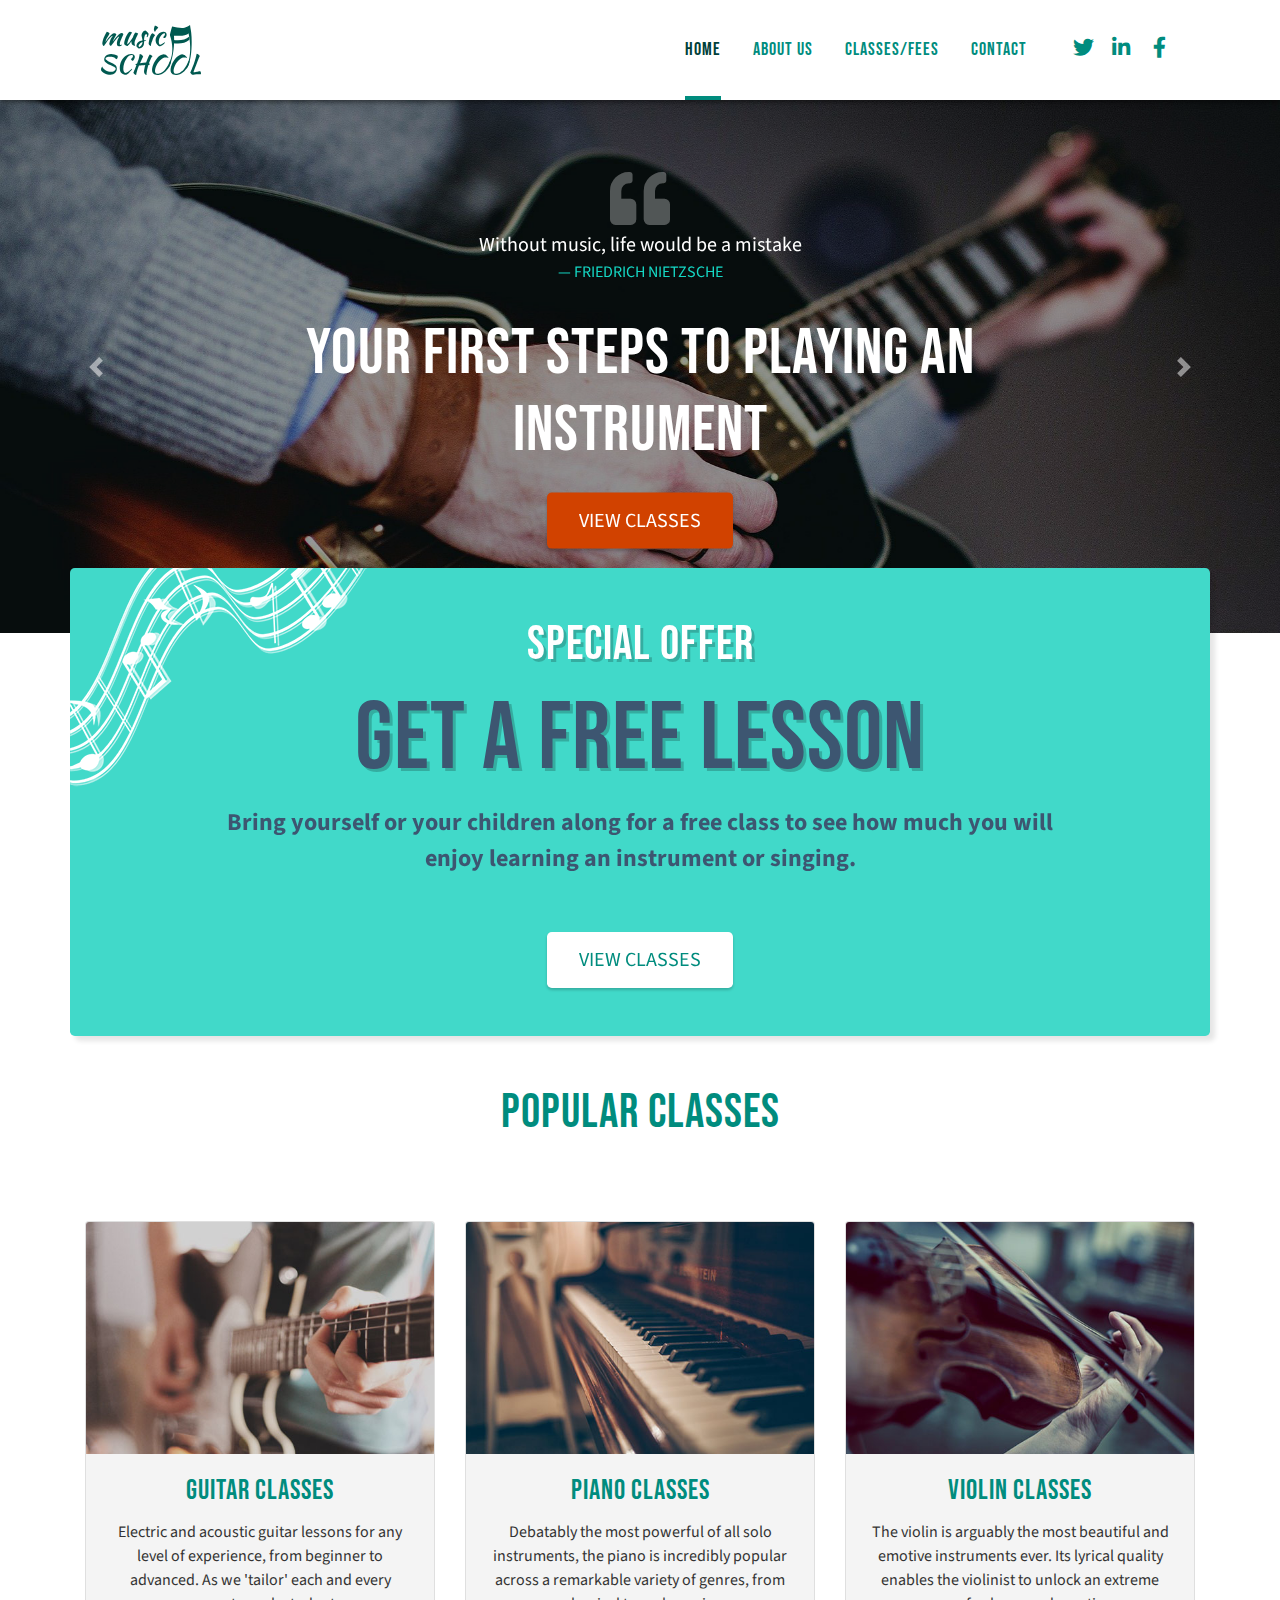
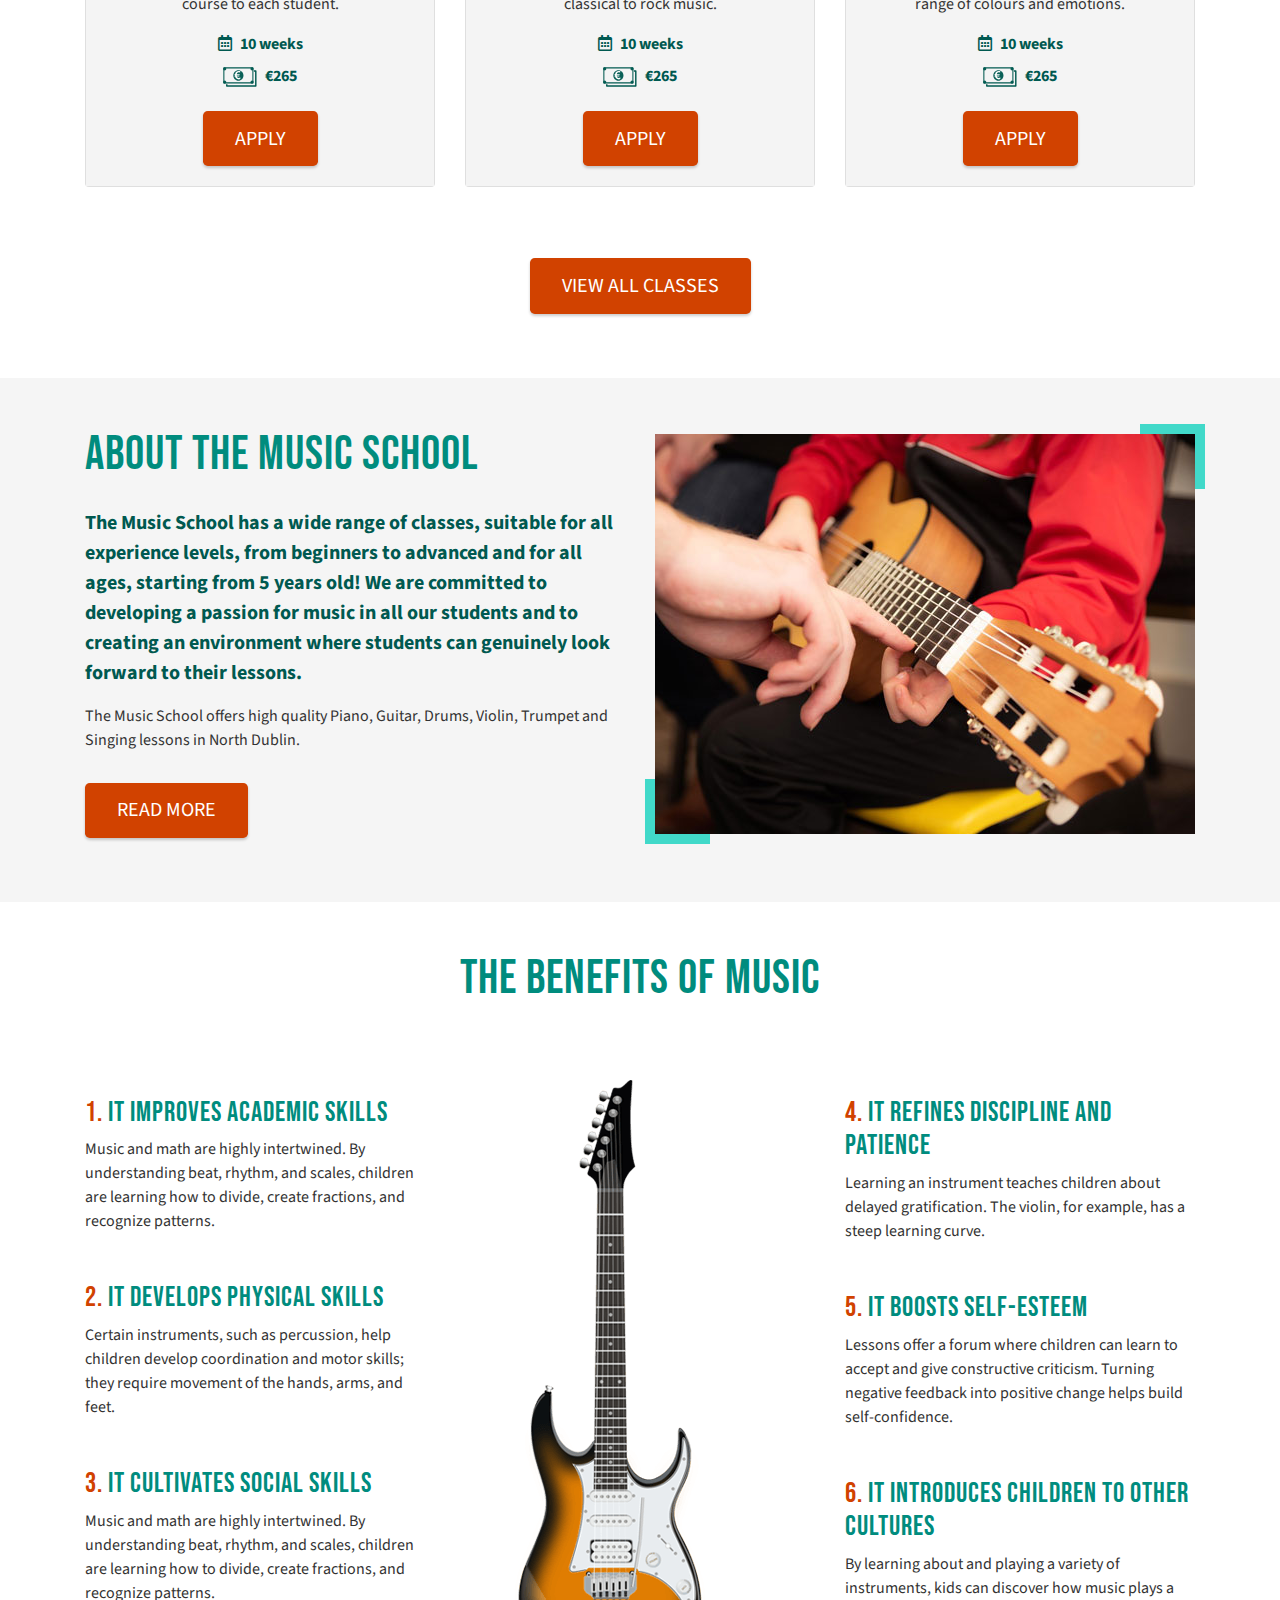
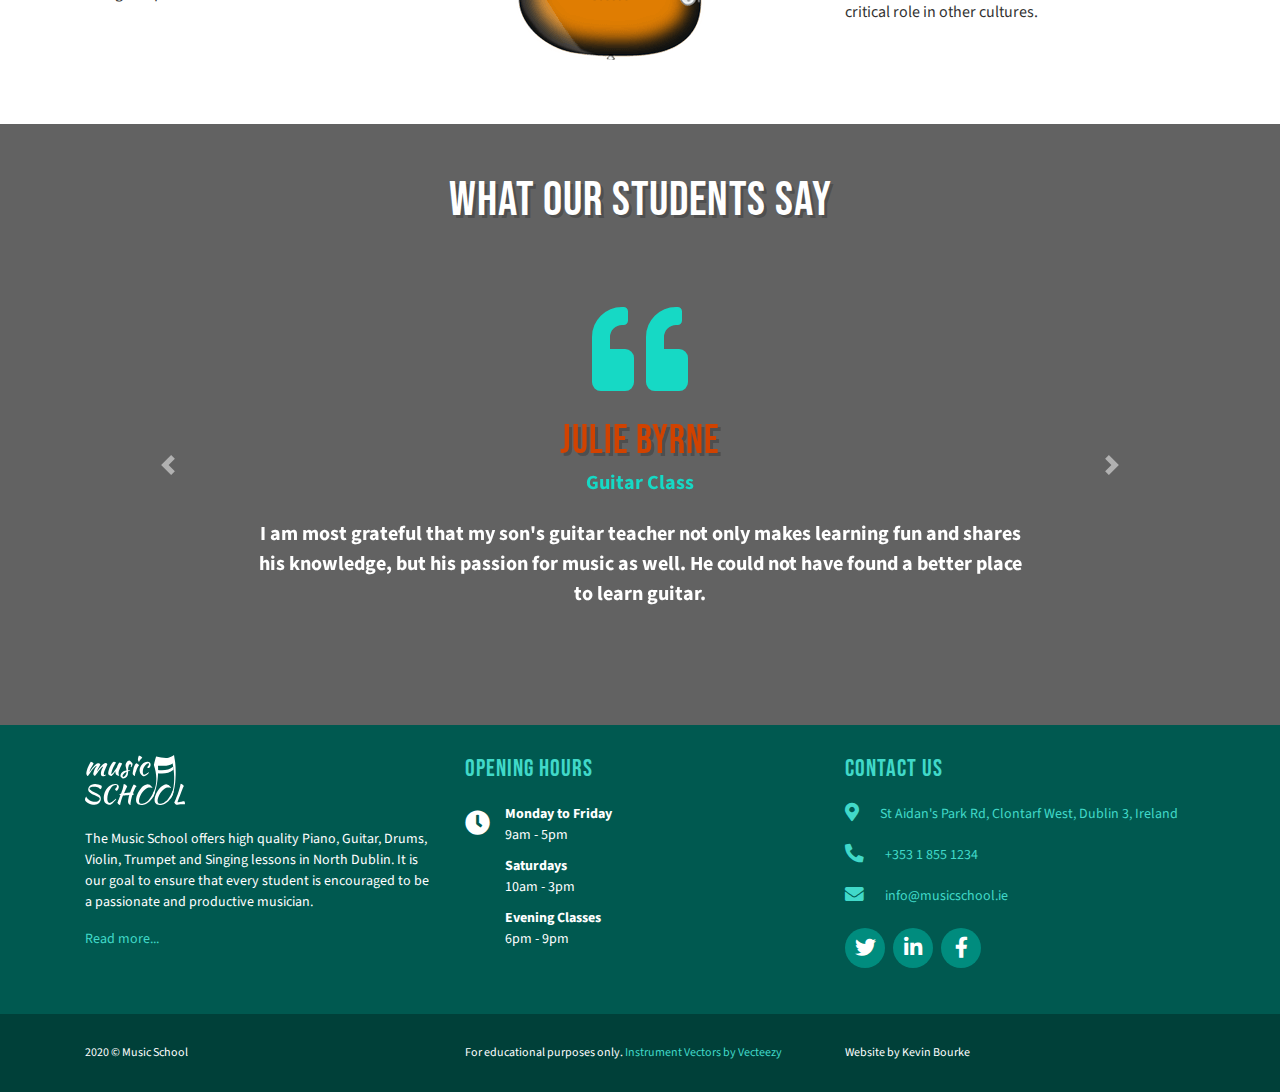
<file: index.html>
<!DOCTYPE html>
<html lang="en">

<head>
    <meta charset="utf-8">
    <meta name="viewport" content="width=device-width, initial-scale=1, shrink-to-fit=no">
    <meta name="description" content="">
    <meta name="author" content="">
    <!-- Favicons and theme-color -->
    <link rel="apple-touch-icon" sizes="180x180" href="assets/images/favicons/apple-touch-icon.png">
    <link rel="icon" type="image/png" sizes="32x32" href="assets/images/favicons/favicon-32x32.png">
    <link rel="icon" type="image/png" sizes="16x16" href="assets/images/favicons/favicon-16x16.png">
    <link rel="manifest" href="assets/images/favicons/site.webmanifest">
    <link rel="mask-icon" href="assets/images/favicons/safari-pinned-tab.svg" color="#008c7e">
    <link rel="shortcut icon" href="assets/images/favicons/favicon.ico">
    <meta name="msapplication-TileColor" content="#008c7e">
    <meta name="theme-color" content="#008c7e">
    <title>Music School - Milestone 1 by Kevin Bourke</title>
    
    <!--Template based on URL below-->
    <link rel="canonical" href="https://getbootstrap.com/docs/4.3/examples/starter-template/">

    <!-- Bootstrap core CSS -->
    <link rel="stylesheet" href="https://stackpath.bootstrapcdn.com/bootstrap/4.3.1/css/bootstrap.min.css" integrity="sha384-ggOyR0iXCbMQv3Xipma34MD+dH/1fQ784/j6cY/iJTQUOhcWr7x9JvoRxT2MZw1T" crossorigin="anonymous">
    <!-- other CSS-->
    <link rel="stylesheet" href="https://cdnjs.cloudflare.com/ajax/libs/font-awesome/5.11.2/css/all.css">
    <link href="https://fonts.googleapis.com/css?family=Bebas+Neue%7CSource+Sans+Pro:400,400i,700&display=swap" rel="stylesheet">
    <!-- Place your stylesheet here-->
    <link href="assets/css/style.css" rel="stylesheet" type="text/css">
</head>

<body>
    <a href="#maincontent" class="screen-reader-link sr-only">Skip to main content</a>
    <header class="full-width-header fixed-top">
        <div class="container">
            <nav class="navbar navbar-expand-md navbar-light bg-white">
                <a class="navbar-brand" href="index.html"><img src="assets/images/music-school-logo-dark-green.svg" alt="Music School logo" class="logo"></a>
                <button class="navbar-toggler collapsed" type="button" data-toggle="collapse" data-target="#navbars" aria-controls="navbars" aria-expanded="false" aria-label="Toggle navigation">
                    <span class="navbar-toggler-icon"></span>
                </button>

                <div class="collapse navbar-collapse" id="navbars">
                    <ul class="navbar-nav ml-auto">
                        <li class="nav-item dropdown home active">
                            <a class="nav-link d-inline-block" href="index.html">Home<span class="sr-only">(current)</span></a>
                            <!-- arrow link after home -->
                            <a class="dropdown-toggle d-inline-block d-md-none" href="index.html" id="navbarDropdown" role="button" data-toggle="dropdown" aria-haspopup="true" aria-expanded="false"><span class="sr-only">Jump to section</span></a>
                            <!-- sub menu -->
                            <ul class="dropdown-menu sub-menu d-md-none" aria-labelledby="navbarDropdown">
                                <li class="sub-menu-title">Jump to section</li>
                                <li class="sub-menu-item">
                                    <a class="sub-nav-link" href="index.html#popular">Popular Classes</a>
                                </li>
                                <li class="sub-menu-item">
                                    <a class="sub-nav-link" href="index.html#benefits">The Benefits of Music</a>
                                </li>
                                <li class="sub-menu-item">
                                    <a class="sub-nav-link" href="index.html#testimonials">Testimonials</a>
                                </li>
                            </ul>
                        </li>
                        <li class="nav-item">
                            <a class="nav-link" href="about.html">About Us</a>
                        </li>
                        <li class="nav-item">
                            <a class="nav-link" href="classes.html">Classes/Fees</a>
                        </li>
                        <li class="nav-item">
                            <a class="nav-link" href="contact.html">Contact</a>
                        </li>
                        <li class="nav-item">
                            <ul class="social-icons-list">
                                <li>
                                    <a target="_blank" href="https://twitter.com/">
                                        <i class="fab fa-twitter fa-sm" aria-hidden="true"></i>
                                        <span class="sr-only">Twitter</span>
                                    </a>
                                </li>
                                <li>
                                    <a target="_blank" href="https://www.linkedin.com/">
                                        <i class="fab fa-linkedin-in fa-sm" aria-hidden="true"></i>
                                        <span class="sr-only">LinkedIn</span>
                                    </a>
                                </li>
                                <li>
                                    <a target="_blank" href="https://www.facebook.com/">
                                        <i class="fab fa-facebook-f fa-sm" aria-hidden="true"></i>
                                        <span class="sr-only">Facebook</span>
                                    </a>
                                </li>
                            </ul>
                        </li>
                    </ul>
                </div>
            </nav>
        </div>
    </header>
    
    <main id="maincontent">
        <!-- start carousel -->
        <div id="carouselMusicSchool" class="carousel slide slide--home" data-ride="carousel">
            <div class="carousel-inner">
                <div class="carousel-item active">
                    <picture>
                        <source media="(max-width: 575px)" srcset="assets/images/guitar-slide-576x576.jpg">
                        <source media="(min-width: 576px)" srcset="assets/images/guitar-slide-1920x800.jpg">
                        <img src="assets/images/guitar-slide-1920x800.jpg" class="w-100" alt="Guitar player">
                    </picture>
                    <div class="container">
                        <div class="carousel-caption">
                            <blockquote class="blockquote d-none d-md-block mb-3">
                                <i class="fa fa-quote-left fa-3x"></i>
                                <p class="mb-0">Without music, life would be a mistake</p>
                                <footer class="blockquote-footer">Friedrich Nietzsche</footer>
                            </blockquote>
                            <h1 class="carousel-title pt-xl-3 pt-xxl-5">Your First Steps to playing an instrument</h1>
                            <p><a class="btn btn-lg btn-primary" href="classes.html" role="button">View Classes</a></p>
                        </div>
                    </div>
                </div>
                <div class="carousel-item">
                    <picture>
                        <source media="(max-width: 575px)" srcset="assets/images/piano-slide-576x576.jpg">
                        <source media="(min-width: 576px)" srcset="assets/images/piano-slide-1920x800.jpg">
                        <img src="assets/images/piano-slide-1920x800.jpg" class="w-100" alt="Guitar player">
                    </picture>
                    <div class="container">
                        <div class="carousel-caption">
                            <blockquote class="blockquote d-none d-md-block mb-3">
                                <i class="fa fa-quote-left fa-3x"></i>
                                <p class="mb-0">Music is the moonlight in the gloomy night of life</p>
                                <footer class="blockquote-footer">Jean Paul Friedrich Richter</footer>
                            </blockquote>
                            <h1 class="carousel-title pt-xl-3 pt-xxl-5">Enhance skills needed for education and social interaction</h1>
                            <p><a class="btn btn-lg btn-primary" href="index.html#benefits" role="button">View Benefits</a></p>
                        </div>
                    </div>
                </div>
            </div>
            <a class="carousel-control-prev" href="#carouselMusicSchool" role="button" data-slide="prev">
                <span class="carousel-control-prev-icon" aria-hidden="true"></span>
                <span class="sr-only">Previous</span>
            </a>
            <a class="carousel-control-next" href="#carouselMusicSchool" role="button" data-slide="next">
                <span class="carousel-control-next-icon" aria-hidden="true"></span>
                <span class="sr-only">Next</span>
            </a>
        </div><!-- end carousel -->
        <!-- Special offers and classes -->
        <section class="container">
            <div class="row">
                <div class="col bg-light-green spec-offer-overlay card-shadow-5 rounded-lg">
                    <div class="text-center py-5">
                        <h2 class="text-white text-shadow-primary">Special Offer</h2>
                        <h3 class="display-3 text-dark text-shadow-primary">Get a Free Lesson</h3>
                        <p class="lead lead--larger text-dark w-75 mx-auto pb-4">Bring yourself or your children along for a free class to see how much you will enjoy learning an instrument or singing.</p>
                        <a class="btn btn-lg btn-white" href="classes.html" role="button">View Classes</a>  
                    </div>
                </div>
            </div>
            <!-- Popular classes -->
            <div id="popular" class="row">
                <div class="col text-center pt-5">
                    <h2 class="content-heading mb-4">Popular Classes</h2>
                </div>
            </div>
            <div class="row pt-5 pb-5">
                <div class="col-md-4 text-center py-2">
                    <div class="card">
                        <img src="assets/images/guitar-lesson-510x340.jpg" class="card-img-top" alt="Person playing guitar, getting guitar lessons">
                        <div class="card-body">
                            <h3 class="card-title content-heading">Guitar Classes</h3>
                            <p class="card-text">Electric and acoustic guitar lessons for any level of experience, from beginner to advanced. As we 'tailor' each and every course to each student.</p>
                            <div class="d-block classes-icon mb-2">
                                <i class="far fa-calendar-alt mr-2"></i><strong>10 weeks</strong>
                            </div>
                            <div class="d-block classes-icon mb-2">
                                <img src="assets/images/euro-notes.svg" alt="Euro notes icon" class="note-icon mr-2"><strong>&euro;265</strong>
                            </div>
                            
                            <a href="classes.html#class-enquiry-container" class="btn btn-lg btn-primary">Apply</a>
                        </div>
                    </div>
                </div>
                <div class="col-md-4 text-center py-2">
                    <div class="card">
                        <img src="assets/images/piano-lesson-510x340.jpg" class="card-img-top" alt="Person playing guitar, getting guitar lessons">
                        <div class="card-body">
                            <h3 class="card-title content-heading">Piano Classes</h3>
                            <p class="card-text">Debatably the most powerful of all solo instruments, the piano is incredibly popular across a remarkable variety of genres, from classical to rock music.</p>
                            <div class="d-block classes-icon mb-2">
                                <i class="far fa-calendar-alt mr-2"></i><strong>10 weeks</strong>
                            </div>
                            <div class="d-block classes-icon mb-2">
                                <img src="assets/images/euro-notes.svg" alt="Euro notes icon" class="note-icon mr-2"><strong>&euro;265</strong>
                            </div>
                            
                            <a href="classes.html#class-enquiry-container" class="btn btn-lg btn-primary">Apply</a>
                        </div>
                    </div>
                </div>
                <div class="col-md-4 text-center py-2">
                    <div class="card">
                        <img src="assets/images/violin-lesson-510x340.jpg" class="card-img-top" alt="Person playing guitar, getting guitar lessons">
                        <div class="card-body">
                            <h3 class="card-title content-heading">Violin Classes</h3>
                            <p class="card-text">The violin is arguably the most beautiful and emotive instruments ever. Its lyrical quality enables the violinist to unlock an extreme range of colours and emotions.</p>
                            <div class="d-block classes-icon mb-2">
                                <i class="far fa-calendar-alt mr-2"></i><strong>10 weeks</strong>
                            </div>
                            <div class="d-block classes-icon mb-2">
                                <img src="assets/images/euro-notes.svg" alt="Euro notes icon" class="note-icon mr-2"><strong>&euro;265</strong>
                            </div>
                            
                            <a href="classes.html#class-enquiry-container" class="btn btn-lg btn-primary">Apply</a>
                        </div>
                    </div>
                </div>
            </div>
            <div class="row">
                <div class="col text-center pt-0 pb-5">
                    <p><a class="btn btn-lg btn-primary" href="classes.html" role="button">View All Classes</a></p>
                </div>
            </div>
        </section><!-- /.container -->
        <!-- about the music school -->
        <section class="row-outer-container bg-light-grey">
            <div class="container">
                <div class="row">
                    <div class="col-md-6 pt-5 pb-0 pb-md-5">
                        <h2 class="content-heading mb-4">About the Music School</h2>
                        <p class="lead">The Music School has a wide range of classes, suitable for all experience levels, from beginners to advanced and for all ages, starting from 5 years old! We are committed to developing a passion for music in all our students and to creating an environment where students can genuinely look forward to their lessons. </p>
                        <p>The Music School offers high quality Piano, Guitar, Drums, Violin, Trumpet and Singing lessons in  North Dublin.</p>
                        <p><a class="btn btn-lg btn-primary" href="about.html#about-school" role="button">Read more</a></p>
                    </div>
                    <div class="col-md-6 pt-5 pb-5">
                        <img class="mt-2 mx-auto two-corner-border" src="assets/images/guitar-teaching-540x400.jpg" alt="Student being show how to play guitar" />
                    </div>
                </div>
            </div>
        </section>
        <!-- benefits of music -->
        <section id="benefits" class="container ">
           <div class="row pt-5 pb-lg-5">
               <div class="col text-center">
                   <h2 class="content-heading">The Benefits of Music</h2>
               </div>
           </div>
            <div class="row pb-5">
                <div class="col-lg-4 pt-3">
                    <div class="benefit-item py-3">
                        <h3 class="content-heading"><span class="text-secondary">1.</span> It improves academic skills</h3>
                        <p>Music and math are highly intertwined. By understanding beat, rhythm, and scales, children are learning how to divide, create fractions, and recognize patterns.</p>
                    </div>
                    <div class="benefit-item py-3">
                        <h3 class="content-heading"><span class="text-secondary">2.</span> It develops physical skills</h3>
                        <p>Certain instruments, such as percussion, help children develop coordination and motor skills; they require movement of the hands, arms, and feet.</p>
                    </div>
                    <div class="benefit-item py-3">
                        <h3 class="content-heading"><span class="text-secondary">3.</span> It cultivates social skills</h3>
                        <p>Music and math are highly intertwined. By understanding beat, rhythm, and scales, children are learning how to divide, create fractions, and recognize patterns.</p>
                    </div>
                </div>
                <div class="col-lg-4 py-3 d-none d-lg-block">
                    <img src="assets/images/guitar-isolated-290x580.png" alt="Upright electric guitar" />
                </div>
                <div class="col-lg-4 pt-lg-3 pb-3">
                    <div class="benefit-item py-3">
                        <h3 class="content-heading"><span class="text-secondary">4.</span> It refines discipline and patience</h3>
                        <p>Learning an instrument teaches children about delayed gratification. The violin, for example, has a steep learning curve.</p>
                    </div>
                    <div class="benefit-item py-3">
                        <h3 class="content-heading"><span class="text-secondary">5.</span> It boosts self-esteem</h3>
                        <p>Lessons offer a forum where children can learn to accept and give constructive criticism. Turning negative feedback into positive change helps build self-confidence.</p>
                    </div>
                    <div class="benefit-item py-3">
                        <h3 class="content-heading"><span class="text-secondary">6.</span> It introduces children to other cultures</h3>
                        <p>By learning about and playing a variety of instruments, kids can discover how music plays a critical role in other cultures.</p>
                    </div>
                </div>
            </div>
        </section><!-- /.container -->
        <!-- testimonials -->
        <section id="testimonials" class="row-outer-container bg-light-grey bg-img testimonials bg-fixed">
            <div class="container">
                <div class="row">
                    <div class="col pt-5 pb-0 text-center">
                        <h2 class="content-heading mb-4 text-white text-shadow-primary">What Our Students Say</h2>
                    </div>
                </div>
                <div class="row">
                    <div class="col-12 pt-0 pb-5">
                        <!-- Testimonial Carousel -->
                        <div id="carouselTestimonials" class="carousel slide slide--testimonial" data-ride="carousel">
                            <ol class="carousel-indicators d-md-none">
                                <li data-target="#carouselTestimonials" data-slide-to="0" class="active"></li>
                                <li data-target="#carouselTestimonials" data-slide-to="1"></li>
                                <li data-target="#carouselTestimonials" data-slide-to="2"></li>
                            </ol>
                            <div class="carousel-inner">
                                <div class="carousel-item active">
                                    <!-- BS Card -->
                                    <div class="card testimonial-card d-block w-100 text-center py-4 py-lg-5">
                                        <i class="fas fa-quote-left fa-6x card-img-top"></i>
                                        <div class="card-body">
                                            <h3 class="card-title text-shadow-primary">Julie Byrne</h3>
                                            <h4 class="card-subtitle mb-4">Guitar Class</h4>
                                            <p class="card-text lead text-white">I am most grateful that my son's guitar teacher not only makes learning fun and shares his knowledge, but his passion for music as well. He could not have found a better place to learn guitar.</p>
                                        </div>
                                    </div>
                                </div>
                                <div class="carousel-item">
                                    <!-- BS Card -->
                                    <div class="card testimonial-card d-block w-100 text-center py-4 py-lg-5">
                                        <i class="fas fa-quote-left fa-6x card-img-top"></i>
                                        <div class="card-body">
                                            <h3 class="card-title text-shadow-primary">John McGuire</h3>
                                            <h4 class="card-subtitle mb-4">Piano Class</h4>
                                            <p class="card-text lead text-white">My son has been taking piano for more than a year. He loves his teachers and I can tell that they really care about my kid too. Your music school is wonderful and I highly recommend it.</p>
                                        </div>
                                    </div>
                                </div>
                                <div class="carousel-item">
                                    <!-- BS Card -->
                                    <div class="card testimonial-card d-block w-100 text-center py-4 py-lg-5">
                                        <i class="fas fa-quote-left fa-6x card-img-top"></i>
                                        <div class="card-body">
                                            <h3 class="card-title text-shadow-primary">Susan Davis</h3>
                                            <h4 class="card-subtitle mb-4">Violin Class</h4>
                                            <p class="card-text lead text-white">The violin lessons here are very enjoyable. The teachers make everything easier to understand and more accommodating. They make the whole course seem less intimidating.</p>
                                        </div>
                                    </div>
                                </div>
                            </div><!-- ./ carousel-inner -->
                            <a class="carousel-control-prev" href="#carouselTestimonials" role="button" data-slide="prev">
                                <span class="carousel-control-prev-icon" aria-hidden="true"></span>
                                <span class="sr-only">Previous</span>
                            </a>
                            <a class="carousel-control-next" href="#carouselTestimonials" role="button" data-slide="next">
                                <span class="carousel-control-next-icon" aria-hidden="true"></span>
                                <span class="sr-only">Next</span>
                            </a>
                        </div><!-- ./ carousel -->
                    </div>
                </div>
            </div><!-- ./container -->
        </section>
            
    </main><!-- /main -->
    <footer class="full-width-footer">
        <div class="container">
            <div class="row">
                <div class="col-sm">
                    <div class="logo-footer mb-4">
                        <img src="assets/images/music-school-logo-white.svg" alt="Music School logo" class="logo">
                    </div>
                    <div class="footer-text">
                        <p>The Music School offers high quality Piano, Guitar, Drums, Violin, Trumpet and Singing lessons in North Dublin. It is our goal to ensure that every student is encouraged to be a passionate and productive musician.</p>
                        <p><a href="about.html#about-school">Read more...</a></p>
                    </div>
                </div>
                <div class="col-sm opening-hours">
                    <h4 class="widget-heading">Opening Hours</h4>
<!--                    <i class="fas fa-clock"></i>-->
                    <ul class="oh-list">
                        <li class="oh-list-item">
                            <strong>Monday to Friday</strong><br>
                            9am - 5pm
                        </li>
                        <li class="oh-list-item">
                            <strong>Saturdays</strong><br>
                            10am - 3pm
                        </li>
                        <li class="oh-list-item">
                            <strong>Evening Classes</strong><br>
                            6pm - 9pm
                        </li>
                    </ul>
                </div>
                <div class="col-sm">
                    <h4 class="widget-heading">Contact Us</h4>
                    <ul class="contact-icons-list">
                        <li class="contact-list-item">
                            <a href="https://goo.gl/maps/59VPLiMFGJ8kMzbK6" target="_blank"><i class="fas fa-map-marker-alt fa-lg"></i>St Aidan's Park Rd, Clontarf West, Dublin 3, Ireland</a>
                        </li>
                        <li class="contact-list-item">
                            <a href="tel:0035318551234"><i class="fas fa-phone-alt fa-lg"></i>+353 1 855 1234</a>
                        </li>
                        <li class="contact-list-item">
                            <a href="mailto:info@musicschool.ie"><i class="fas fa-envelope fa-lg"></i>info@musicschool.ie</a>
                        </li>
                    </ul>
                    <ul class="social-icons-list">
                        <li>
                            <a target="_blank" href="https://twitter.com/">
                                <i class="fab fa-twitter fa-sm" aria-hidden="true"></i>
                                <span class="sr-only">Twitter</span>
                            </a>
                        </li>
                        <li>
                            <a target="_blank" href="https://www.linkedin.com/">
                                <i class="fab fa-linkedin-in fa-sm" aria-hidden="true"></i>
                                <span class="sr-only">LinkedIn</span>
                            </a>
                        </li>
                        <li>
                            <a target="_blank" href="https://www.facebook.com/">
                                <i class="fab fa-facebook-f fa-sm" aria-hidden="true"></i>
                                <span class="sr-only">Facebook</span>
                            </a>
                        </li>
                    </ul>
                </div>
            </div>
        </div>
        <!-- copyright -->
        <div class="full-width-copyright">
            <div class="container">
                <div class="row">
                    <div class="col-sm-4">
                        2020 &copy; Music School
                    </div>
                    <div class="col-sm-4">
                        For educational purposes only. 
                        <a href="https://www.vecteezy.com/free-vector/flowers">Instrument Vectors by Vecteezy</a>
                    </div>
                    <div class="col-sm-4">
                        Website by Kevin Bourke
                    </div>
                </div>
            </div>
        </div>
    </footer>

    <!-- Bootstrap core JavaScript
    ================================================== -->
    <!-- Placed at the end of the document so the pages load faster -->
    <script src="https://code.jquery.com/jquery-3.3.1.slim.min.js" integrity="sha384-q8i/X+965DzO0rT7abK41JStQIAqVgRVzpbzo5smXKp4YfRvH+8abtTE1Pi6jizo" crossorigin="anonymous"></script>
    <script src="https://cdnjs.cloudflare.com/ajax/libs/popper.js/1.14.7/umd/popper.min.js" integrity="sha384-UO2eT0CpHqdSJQ6hJty5KVphtPhzWj9WO1clHTMGa3JDZwrnQq4sF86dIHNDz0W1" crossorigin="anonymous"></script>
    <script src="https://stackpath.bootstrapcdn.com/bootstrap/4.3.1/js/bootstrap.min.js" integrity="sha384-JjSmVgyd0p3pXB1rRibZUAYoIIy6OrQ6VrjIEaFf/nJGzIxFDsf4x0xIM+B07jRM" crossorigin="anonymous"></script>
    <script src="assets/js/global.js"></script>
</body>
</html>
</file>
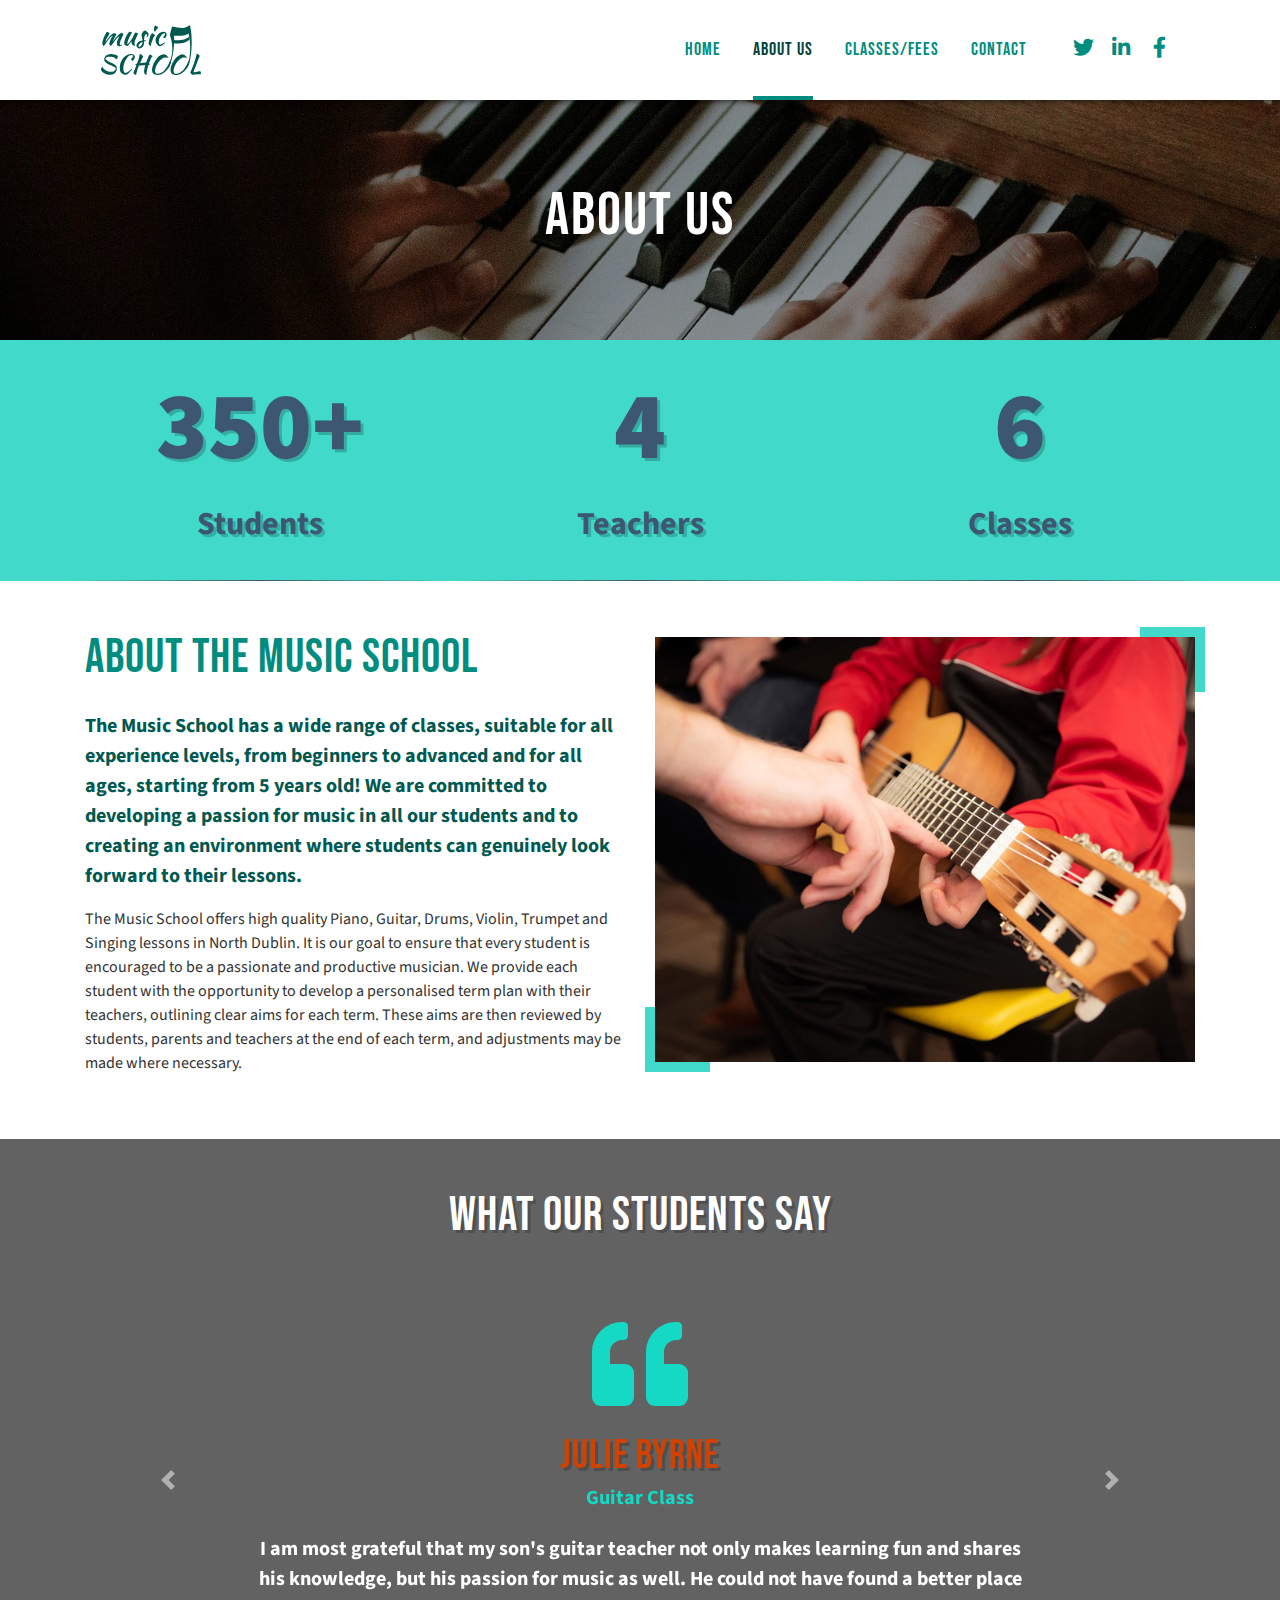
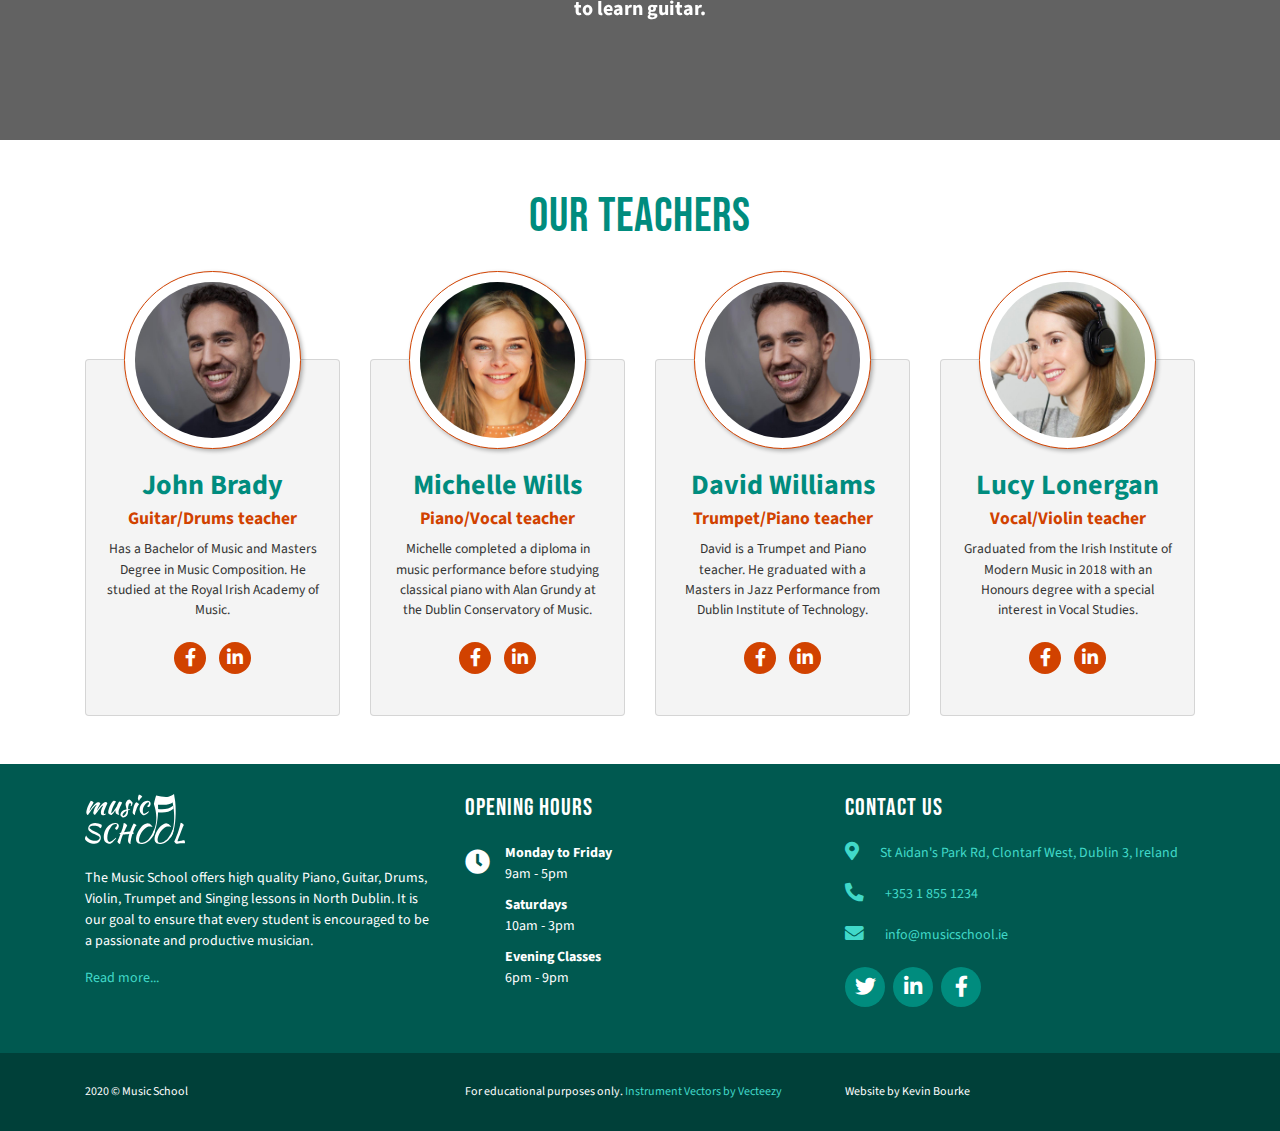
<file: about.html>
<!DOCTYPE html>
<html lang="en">

<head>
    <meta charset="utf-8">
    <meta name="viewport" content="width=device-width, initial-scale=1, shrink-to-fit=no">
    <meta name="description" content="">
    <meta name="author" content="">
    <!-- Favicons and theme-color -->
    <link rel="apple-touch-icon" sizes="180x180" href="assets/images/favicons/apple-touch-icon.png">
    <link rel="icon" type="image/png" sizes="32x32" href="assets/images/favicons/favicon-32x32.png">
    <link rel="icon" type="image/png" sizes="16x16" href="assets/images/favicons/favicon-16x16.png">
    <link rel="manifest" href="assets/images/favicons/site.webmanifest">
    <link rel="mask-icon" href="assets/images/favicons/safari-pinned-tab.svg" color="#008c7e">
    <link rel="shortcut icon" href="assets/images/favicons/favicon.ico">
    <meta name="msapplication-TileColor" content="#008c7e">
    <meta name="theme-color" content="#008c7e">
    <title>About Us - Music School - Milestone 1 by Kevin Bourke</title>
    
    <!--Template based on URL below-->
    <link rel="canonical" href="https://getbootstrap.com/docs/4.3/examples/starter-template/">

    <!-- Bootstrap core CSS -->
    <link rel="stylesheet" href="https://stackpath.bootstrapcdn.com/bootstrap/4.3.1/css/bootstrap.min.css" integrity="sha384-ggOyR0iXCbMQv3Xipma34MD+dH/1fQ784/j6cY/iJTQUOhcWr7x9JvoRxT2MZw1T" crossorigin="anonymous">
    <!-- other CSS-->
    <link rel="stylesheet" href="https://cdnjs.cloudflare.com/ajax/libs/font-awesome/5.11.2/css/all.css">
    <link href="https://fonts.googleapis.com/css?family=Bebas+Neue%7CSource+Sans+Pro:400,400i,700&display=swap" rel="stylesheet">
    <!-- Place your stylesheet here-->
    <link href="assets/css/style.css" rel="stylesheet" type="text/css">
</head>

<body>
    <a href="#maincontent" class="screen-reader-link sr-only">Skip to main content</a>
    <header class="full-width-header fixed-top">
        <div class="container">
            <nav class="navbar navbar-expand-md navbar-light bg-white">
                <a class="navbar-brand" href="index.html"><img src="assets/images/music-school-logo-dark-green.svg" alt="Music School logo" class="logo"></a>
                <button class="navbar-toggler collapsed" type="button" data-toggle="collapse" data-target="#navbars" aria-controls="navbars" aria-expanded="false" aria-label="Toggle navigation">
                    <span class="navbar-toggler-icon"></span>
                </button>

                <div class="collapse navbar-collapse" id="navbars">
                    <ul class="navbar-nav ml-auto">
                        <li class="nav-item dropdown home">
                            <a class="nav-link d-inline-block" href="index.html">Home</a>
                            <!-- arrow link after home -->
                            <a class="dropdown-toggle d-inline-block d-md-none" href="index.html" id="navbarDropdown" role="button" data-toggle="dropdown" aria-haspopup="true" aria-expanded="false"><span class="sr-only">Jump to section</span></a>
                            <!-- sub menu -->
                            <ul class="dropdown-menu sub-menu d-md-none" aria-labelledby="navbarDropdown">
                                <li class="sub-menu-title">Jump to section</li>
                                <li class="sub-menu-item">
                                    <a class="sub-nav-link" href="index.html#popular">Popular Classes</a>
                                </li>
                                <li class="sub-menu-item">
                                    <a class="sub-nav-link" href="index.html#benefits">The Benefits of Music</a>
                                </li>
                                <li class="sub-menu-item">
                                    <a class="sub-nav-link" href="index.html#testimonials">Testimonials</a>
                                </li>
                            </ul>
                        </li>
                        <li class="nav-item active">
                            <a class="nav-link" href="about.html">About Us<span class="sr-only">(current)</span></a>
                        </li>
                        <li class="nav-item">
                            <a class="nav-link" href="classes.html">Classes/Fees</a>
                        </li>
                        <li class="nav-item">
                            <a class="nav-link" href="contact.html">Contact</a>
                        </li>
                        <li class="nav-item">
                            <ul class="social-icons-list">
                                <li>
                                    <a target="_blank" href="https://twitter.com/">
                                        <i class="fab fa-twitter fa-sm" aria-hidden="true"></i>
                                        <span class="sr-only">Twitter</span>
                                    </a>
                                </li>
                                <li>
                                    <a target="_blank" href="https://www.linkedin.com/">
                                        <i class="fab fa-linkedin-in fa-sm" aria-hidden="true"></i>
                                        <span class="sr-only">LinkedIn</span>
                                    </a>
                                </li>
                                <li>
                                    <a target="_blank" href="https://www.facebook.com/">
                                        <i class="fab fa-facebook-f fa-sm" aria-hidden="true"></i>
                                        <span class="sr-only">Facebook</span>
                                    </a>
                                </li>
                            </ul>
                        </li>
                    </ul>
                </div>
            </nav>
        </div>
    </header>
    
    <main id="maincontent">
        <div class="title-panel title-panel--about">
            <div class="container">
                <h1 class="page-title">About Us</h1>
            </div>
            <div id="about-school"></div>
        </div>
        <!-- school stats  -->
        <section class="row-outer-container bg-light-green">
            <div class="container">
                <div class="row text-center text-dark text-shadow-primary">
                    <div class="col-md-4 py-0 py-md-3 divider-b">
                        <p class="stat-number mb-0">350+</p>
                        <p class="stat-sub-header">Students</p>
                    </div>
                    <div class="col-md-4 py-0 py-md-3 divider-b">
                        <p class="stat-number mb-0">4</p>
                        <p class="stat-sub-header">Teachers</p>
                    </div>
                    <div class="col-md-4 py-0 py-md-3 divider-b">
                        <p class="stat-number mb-0">6</p>
                        <p class="stat-sub-header">Classes</p>
                    </div>
                </div>
            </div>
        </section>
        <!-- about the music school -->
        <section class="container">
            <div class="row">
                <div class="col-lg-6 pt-5 pb-0 pb-lg-5">
                    <h2 class="content-heading mb-4">About the Music School</h2>
                    <p class="lead">The Music School has a wide range of classes, suitable for all experience levels, from beginners to advanced and for all ages, starting from 5 years old! We are committed to developing a passion for music in all our students and to creating an environment where students can genuinely look forward to their lessons. </p>
                    <p>The Music School offers high quality Piano, Guitar, Drums, Violin, Trumpet and Singing lessons in North Dublin. It is our goal to ensure that every student is encouraged to be a passionate and productive musician. We provide each student with the opportunity to develop a personalised term plan with their teachers, outlining clear aims for each term. These aims are then reviewed by students, parents and teachers at the end of each term, and adjustments may be made where necessary.</p>
                </div>
                <div class="col-lg-6 pt-2 pb-5 pt-lg-5">
                    <img class="mt-2 two-corner-border-on-white" src="assets/images/guitar-teaching-690x543.jpg" alt="Student being shown how to play guitar" />
                </div>
            </div>
        </section>
        <!-- testimonials -->
        <section class="row-outer-container bg-light-grey bg-img testimonials bg-fixed">
            <div class="container">
                <div class="row">
                    <div class="col pt-5 pb-0 text-center">
                        <h2 class="content-heading mb-4 text-white text-shadow-primary">What Our Students Say</h2>
                    </div>
                </div>
                <div class="row">
                    <div class="col-12 pt-0 pb-5">
                        <!-- Testimonial Carousel -->
                        <div id="carouselTestimonials" class="carousel slide slide--testimonial" data-ride="carousel">
                            <ol class="carousel-indicators d-md-none">
                                <li data-target="#carouselTestimonials" data-slide-to="0" class="active"></li>
                                <li data-target="#carouselTestimonials" data-slide-to="1"></li>
                                <li data-target="#carouselTestimonials" data-slide-to="2"></li>
                            </ol>
                            <div class="carousel-inner">
                                <div class="carousel-item active">
                                    <!-- BS Card -->
                                    <div class="card testimonial-card d-block w-100 text-center py-4 py-lg-5">
                                        <i class="fas fa-quote-left fa-6x card-img-top"></i>
                                        <div class="card-body">
                                            <h3 class="card-title text-shadow-primary">Julie Byrne</h3>
                                            <h4 class="card-subtitle mb-4">Guitar Class</h4>
                                            <p class="card-text lead text-white">I am most grateful that my son's guitar teacher not only makes learning fun and shares his knowledge, but his passion for music as well. He could not have found a better place to learn guitar.</p>
                                        </div>
                                    </div>
                                </div>
                                <div class="carousel-item">
                                    <!-- BS Card -->
                                    <div class="card testimonial-card d-block w-100 text-center py-4 py-lg-5">
                                        <i class="fas fa-quote-left fa-6x card-img-top"></i>
                                        <div class="card-body">
                                            <h3 class="card-title text-shadow-primary">John McGuire</h3>
                                            <h4 class="card-subtitle mb-4">Piano Class</h4>
                                            <p class="card-text lead text-white">My son has been taking piano for more than a year. He loves his teachers and I can tell that they really care about my kid too. Your music school is wonderful and I highly recommend it.</p>
                                        </div>
                                    </div>
                                </div>
                                <div class="carousel-item">
                                    <!-- BS Card -->
                                    <div class="card testimonial-card d-block w-100 text-center py-4 py-lg-5">
                                        <i class="fas fa-quote-left fa-6x card-img-top"></i>
                                        <div class="card-body">
                                            <h3 class="card-title text-shadow-primary">Susan Davis</h3>
                                            <h4 class="card-subtitle mb-4">Violin Class</h4>
                                            <p class="card-text lead text-white">The violin lessons here are very enjoyable. The teachers make everything easier to understand and more accommodating. They make the whole course seem less intimidating.</p>
                                        </div>
                                    </div>
                                </div>
                            </div><!-- ./ carousel-inner -->
                            <a class="carousel-control-prev" href="#carouselTestimonials" role="button" data-slide="prev">
                                <span class="carousel-control-prev-icon" aria-hidden="true"></span>
                                <span class="sr-only">Previous</span>
                            </a>
                            <a class="carousel-control-next" href="#carouselTestimonials" role="button" data-slide="next">
                                <span class="carousel-control-next-icon" aria-hidden="true"></span>
                                <span class="sr-only">Next</span>
                            </a>
                        </div><!-- ./ carousel -->
                    </div>
                </div>
            </div><!-- ./container -->
        </section>
        <!-- benefits of music -->
        <section class="container py-5">
            <div class="row">
                <div class="col text-center">
                    <h2 class="content-heading">Our Teachers</h2>
                </div>
            </div>
            <div class="row">
                <div class="col-md-6 col-lg-3 pt-3">
                    <div class="card teachers-card text-center">
                       <div class="img-wrap circle-border card-shadow-2">
                            <img src="assets/images/male-teacher-guitar.jpg" class="card-img-top circle" alt="Guitar Teacher">
                        </div>
                        <div class="card-body">
                            <h3 class="card-title name">John Brady</h3>
                            <h4 class="card-subtitle">Guitar/Drums teacher</h4>
                            <p class="card-text">Has a Bachelor of Music and Masters Degree in Music Composition. He studied at the Royal Irish Academy of Music.</p>
                            <div class="card-social">
                                <ul class="social-icons-list">
                                    <li>
                                        <a target="_blank" href="https://www.facebook.com/">
                                            <i class="fab fa-facebook-f fa-xs" aria-hidden="true"></i>
                                            <span class="sr-only">Facebook</span>
                                        </a>
                                    </li>
                                    <li>
                                        <a target="_blank" href="https://www.linkedin.com/">
                                            <i class="fab fa-linkedin-in fa-xs" aria-hidden="true"></i>
                                            <span class="sr-only">Twitter</span>
                                        </a>
                                    </li>
                                </ul>
                            </div>
                        </div>
                    </div>
                </div><!-- /.col -->
                <div class="col-md-6 col-lg-3 pt-3">
                    <div class="card teachers-card text-center">
                       <div class="img-wrap circle-border card-shadow-2">
                            <img src="assets/images/female-teacher-piano.jpg" class="card-img-top circle" alt="Piano Teacher">
                        </div>
                        <div class="card-body">
                            <h3 class="card-title name">Michelle Wills</h3>
                            <h4 class="card-subtitle">Piano/Vocal teacher</h4>
                            <p class="card-text">Michelle completed a diploma in music performance before studying classical piano with Alan Grundy at the Dublin Conservatory of Music.</p>
                            <div class="card-social">
                                <ul class="social-icons-list">
                                    <li>
                                        <a target="_blank" href="https://www.facebook.com/">
                                            <i class="fab fa-facebook-f fa-xs" aria-hidden="true"></i>
                                            <span class="sr-only">Facebook</span>
                                        </a>
                                    </li>
                                    <li>
                                        <a target="_blank" href="https://www.linkedin.com/">
                                            <i class="fab fa-linkedin-in fa-xs" aria-hidden="true"></i>
                                            <span class="sr-only">Twitter</span>
                                        </a>
                                    </li>
                                </ul>
                            </div>
                        </div>
                    </div>
                </div><!-- /.col -->
                <div class="col-md-6 col-lg-3 pt-3">
                    <div class="card teachers-card text-center">
                       <div class="img-wrap circle-border card-shadow-2">
                            <img src="assets/images/male-teacher-trumpet.jpg" class="card-img-top circle" alt="Trumpet Teacher">
                        </div>
                        <div class="card-body">
                            <h3 class="card-title name">David Williams</h3>
                            <h4 class="card-subtitle">Trumpet/Piano teacher</h4>
                            <p class="card-text">David is a Trumpet and Piano teacher. He graduated with a Masters in Jazz Performance from Dublin Institute of Technology.</p>
                            <div class="card-social">
                                <ul class="social-icons-list">
                                    <li>
                                        <a target="_blank" href="https://www.facebook.com/">
                                            <i class="fab fa-facebook-f fa-xs" aria-hidden="true"></i>
                                            <span class="sr-only">Facebook</span>
                                        </a>
                                    </li>
                                    <li>
                                        <a target="_blank" href="https://www.linkedin.com/">
                                            <i class="fab fa-linkedin-in fa-xs" aria-hidden="true"></i>
                                            <span class="sr-only">Twitter</span>
                                        </a>
                                    </li>
                                </ul>
                            </div>
                        </div>
                    </div>
                </div><!-- /.col -->
                <div class="col-md-6 col-lg-3 pt-3">
                    <div class="card teachers-card text-center">
                       <div class="img-wrap circle-border card-shadow-2">
                            <img src="assets/images/female-teacher-singer.jpg" class="card-img-top circle" alt="Vocal/Violin Teacher">
                        </div>
                        <div class="card-body">
                            <h3 class="card-title name">Lucy Lonergan</h3>
                            <h4 class="card-subtitle">Vocal/Violin teacher</h4>
                            <p class="card-text">Graduated from the Irish Institute of Modern Music in 2018 with an Honours degree with a special interest in Vocal Studies.</p>
                            <div class="card-social">
                                <ul class="social-icons-list">
                                    <li>
                                        <a target="_blank" href="https://www.facebook.com/">
                                            <i class="fab fa-facebook-f fa-xs" aria-hidden="true"></i>
                                            <span class="sr-only">Facebook</span>
                                        </a>
                                    </li>
                                    <li>
                                        <a target="_blank" href="https://www.linkedin.com/">
                                            <i class="fab fa-linkedin-in fa-xs" aria-hidden="true"></i>
                                            <span class="sr-only">Twitter</span>
                                        </a>
                                    </li>
                                </ul>
                            </div>
                        </div>
                    </div>
                </div><!-- /.col -->
            </div><!-- ./row -->
        </section><!-- /.container -->
    </main>
    <footer class="full-width-footer">
        <div class="container">
            <div class="row">
                <div class="col-sm">
                    <div class="logo-footer mb-4">
                        <img src="assets/images/music-school-logo-white.svg" alt="Music School logo" class="logo">
                    </div>
                    <div class="footer-text">
                        <p>The Music School offers high quality Piano, Guitar, Drums, Violin, Trumpet and Singing lessons in North Dublin. It is our goal to ensure that every student is encouraged to be a passionate and productive musician.</p>
                        <p><a href="about.html#about-school">Read more...</a></p>
                    </div>
                </div>
                <div class="col-sm opening-hours">
                    <h4 class="heading">Opening Hours</h4>
<!--                    <i class="fas fa-clock"></i>-->
                    <ul class="oh-list">
                        <li class="oh-list-item">
                            <strong>Monday to Friday</strong><br>
                            9am - 5pm
                        </li>
                        <li class="oh-list-item">
                            <strong>Saturdays</strong><br>
                            10am - 3pm
                        </li>
                        <li class="oh-list-item">
                            <strong>Evening Classes</strong><br>
                            6pm - 9pm
                        </li>
                    </ul>
                </div>
                <div class="col-sm">
                    <h4 class="heading">Contact Us</h4>
                    <ul class="contact-icons-list">
                        <li class="contact-list-item">
                            <a href="https://goo.gl/maps/59VPLiMFGJ8kMzbK6" target="_blank"><i class="fas fa-map-marker-alt fa-lg"></i>St Aidan's Park Rd, Clontarf West, Dublin 3, Ireland</a>
                        </li>
                        <li class="contact-list-item">
                            <a href="tel:0035318551234"><i class="fas fa-phone-alt fa-lg"></i>+353 1 855 1234</a>
                        </li>
                        <li class="contact-list-item">
                            <a href="mailto:info@musicschool.ie"><i class="fas fa-envelope fa-lg"></i>info@musicschool.ie</a>
                        </li>
                    </ul>
                    <ul class="social-icons-list">
                        <li>
                            <a target="_blank" href="https://twitter.com/">
                                <i class="fab fa-twitter fa-sm" aria-hidden="true"></i>
                                <span class="sr-only">Twitter</span>
                            </a>
                        </li>
                        <li>
                            <a target="_blank" href="https://www.linkedin.com/">
                                <i class="fab fa-linkedin-in fa-sm" aria-hidden="true"></i>
                                <span class="sr-only">LinkedIn</span>
                            </a>
                        </li>
                        <li>
                            <a target="_blank" href="https://www.facebook.com/">
                                <i class="fab fa-facebook-f fa-sm" aria-hidden="true"></i>
                                <span class="sr-only">Facebook</span>
                            </a>
                        </li>
                    </ul>
                </div>
            </div>
        </div>
        <div class="full-width-copyright">
            <div class="container">
                <div class="row">
                    <div class="col-sm-4">
                        2020 &copy; Music School
                    </div>
                    <div class="col-sm-4">
                        For educational purposes only. 
                        <a href="https://www.vecteezy.com/free-vector/flowers">Instrument Vectors by Vecteezy</a>
                    </div>
                    <div class="col-sm-4">
                        Website by Kevin Bourke
                    </div>
                </div>
            </div>
        </div>
    </footer>

    <!-- Bootstrap core JavaScript
    ================================================== -->
    <!-- Placed at the end of the document so the pages load faster -->
    <script src="https://code.jquery.com/jquery-3.3.1.slim.min.js" integrity="sha384-q8i/X+965DzO0rT7abK41JStQIAqVgRVzpbzo5smXKp4YfRvH+8abtTE1Pi6jizo" crossorigin="anonymous"></script>
    <script src="https://cdnjs.cloudflare.com/ajax/libs/popper.js/1.14.7/umd/popper.min.js" integrity="sha384-UO2eT0CpHqdSJQ6hJty5KVphtPhzWj9WO1clHTMGa3JDZwrnQq4sF86dIHNDz0W1" crossorigin="anonymous"></script>
    <script src="https://stackpath.bootstrapcdn.com/bootstrap/4.3.1/js/bootstrap.min.js" integrity="sha384-JjSmVgyd0p3pXB1rRibZUAYoIIy6OrQ6VrjIEaFf/nJGzIxFDsf4x0xIM+B07jRM" crossorigin="anonymous"></script>

</body>
</html>
</file>
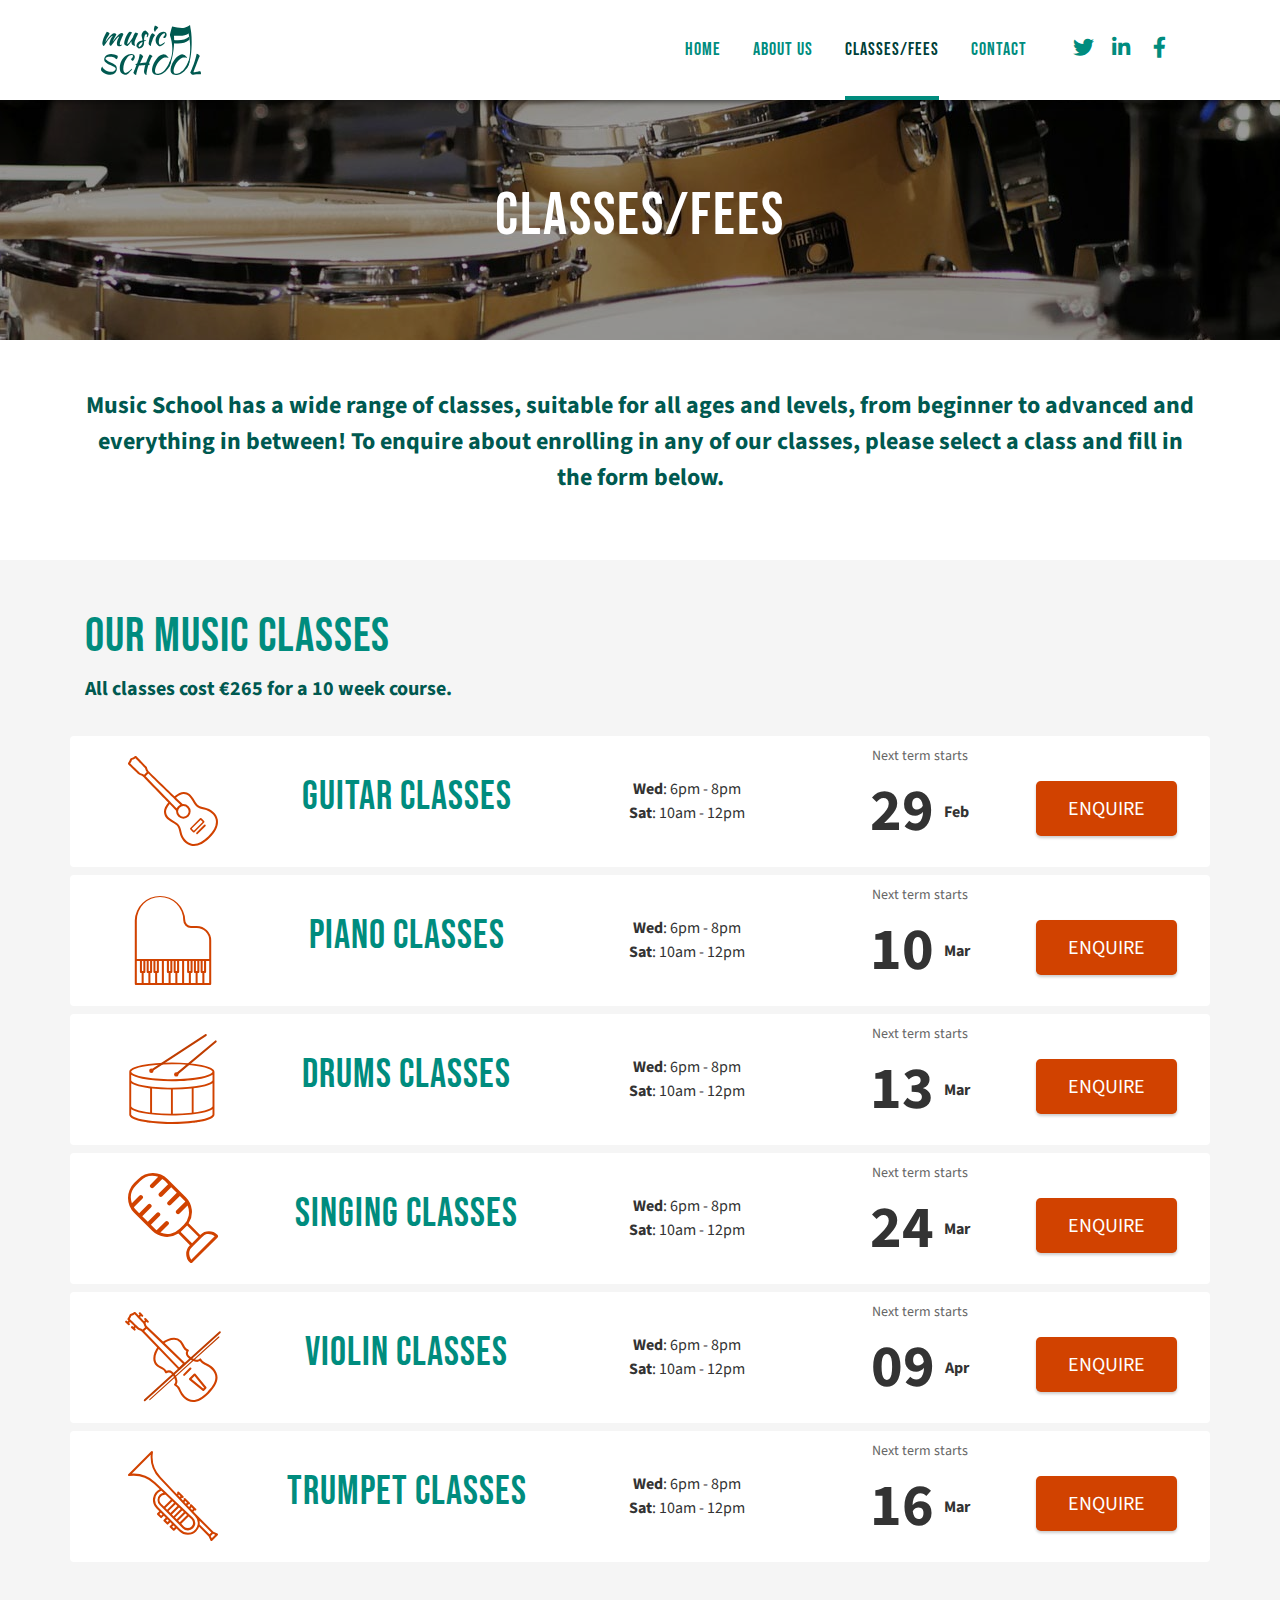
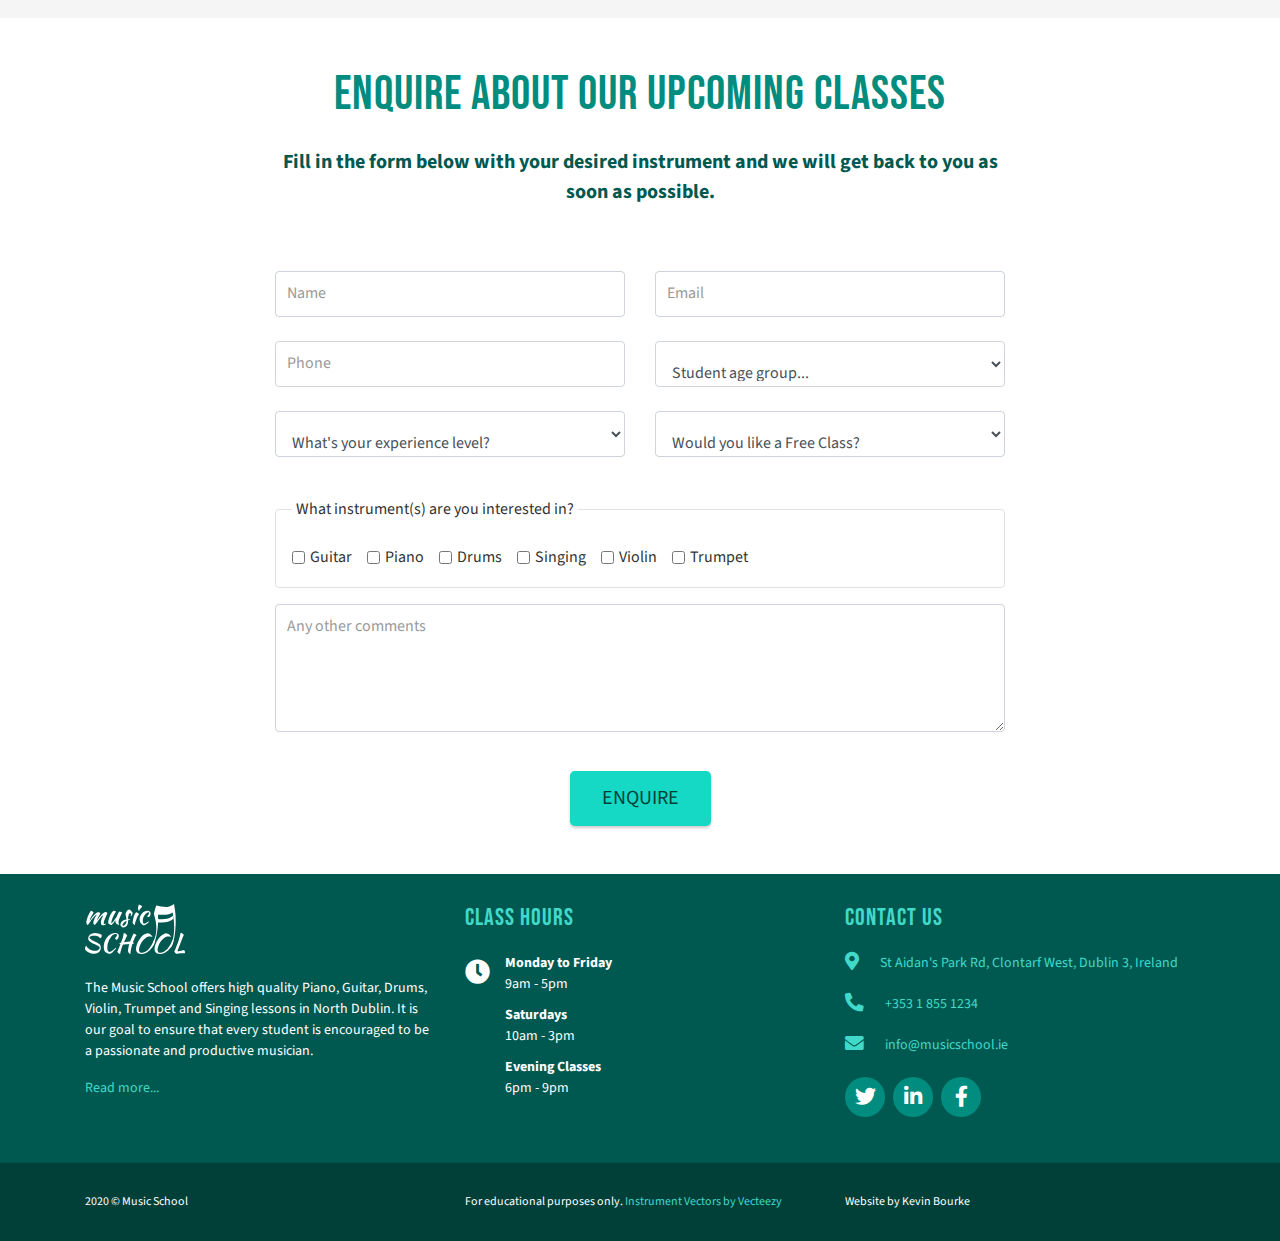
<file: classes.html>
<!DOCTYPE html>
<html lang="en">

<head>
    <meta charset="utf-8">
    <meta name="viewport" content="width=device-width, initial-scale=1, shrink-to-fit=no">
    <meta name="description" content="">
    <meta name="author" content="">
    <!-- Favicons and theme-color -->
    <link rel="apple-touch-icon" sizes="180x180" href="assets/images/favicons/apple-touch-icon.png">
    <link rel="icon" type="image/png" sizes="32x32" href="assets/images/favicons/favicon-32x32.png">
    <link rel="icon" type="image/png" sizes="16x16" href="assets/images/favicons/favicon-16x16.png">
    <link rel="manifest" href="assets/images/favicons/site.webmanifest">
    <link rel="mask-icon" href="assets/images/favicons/safari-pinned-tab.svg" color="#008c7e">
    <link rel="shortcut icon" href="assets/images/favicons/favicon.ico">
    <meta name="msapplication-TileColor" content="#008c7e">
    <meta name="theme-color" content="#008c7e">
    <title>Classes and Fees - Music School - Milestone 1 by Kevin Bourke</title>
    
    <!--Template based on URL below-->
    <link rel="canonical" href="https://getbootstrap.com/docs/4.3/examples/starter-template/">

    <!-- Bootstrap core CSS -->
    <link rel="stylesheet" href="https://stackpath.bootstrapcdn.com/bootstrap/4.3.1/css/bootstrap.min.css" integrity="sha384-ggOyR0iXCbMQv3Xipma34MD+dH/1fQ784/j6cY/iJTQUOhcWr7x9JvoRxT2MZw1T" crossorigin="anonymous">
    <!-- other CSS-->
    <link rel="stylesheet" href="https://cdnjs.cloudflare.com/ajax/libs/font-awesome/5.11.2/css/all.css">
    <link href="https://fonts.googleapis.com/css?family=Bebas+Neue%7CSource+Sans+Pro:400,400i,700&display=swap" rel="stylesheet">
    <!-- Place your stylesheet here-->
    <link href="assets/css/style.css" rel="stylesheet" type="text/css">
    
</head>

<body>
    <a href="#maincontent" class="screen-reader-link sr-only">Skip to main content</a>
    <header class="full-width-header fixed-top">
        <div class="container">
            <nav class="navbar navbar-expand-md navbar-light bg-white">
                <a class="navbar-brand" href="index.html"><img src="assets/images/music-school-logo-dark-green.svg" alt="Music School logo" class="logo"></a>
                <button class="navbar-toggler collapsed" type="button" data-toggle="collapse" data-target="#navbars" aria-controls="navbars" aria-expanded="false" aria-label="Toggle navigation">
                    <span class="navbar-toggler-icon"></span>
                </button>

                <div class="collapse navbar-collapse" id="navbars">
                    <ul class="navbar-nav ml-auto">
                        <li class="nav-item dropdown home">
                            <a class="nav-link d-inline-block" href="index.html">Home</a>
                            <!-- arrow link after home -->
                            <a class="dropdown-toggle d-inline-block d-md-none" href="index.html" id="navbarDropdown" role="button" data-toggle="dropdown" aria-haspopup="true" aria-expanded="false"><span class="sr-only">Jump to section</span></a>
                            <!-- sub menu -->
                            <ul class="dropdown-menu sub-menu d-md-none" aria-labelledby="navbarDropdown">
                                <li class="sub-menu-title">Jump to section</li>
                                <li class="sub-menu-item">
                                    <a class="sub-nav-link" href="index.html#popular">Popular Classes</a>
                                </li>
                                <li class="sub-menu-item">
                                    <a class="sub-nav-link" href="index.html#benefits">The Benefits of Music</a>
                                </li>
                                <li class="sub-menu-item">
                                    <a class="sub-nav-link" href="index.html#testimonials">Testimonials</a>
                                </li>
                            </ul>
                        </li>
                        <li class="nav-item">
                            <a class="nav-link" href="about.html">About Us</a>
                        </li>
                        <li class="nav-item active">
                            <a class="nav-link" href="classes.html">Classes/Fees<span class="sr-only">(current)</span></a>
                        </li>
                        <li class="nav-item">
                            <a class="nav-link" href="contact.html">Contact</a>
                        </li>
                        <li class="nav-item">
                            <ul class="social-icons-list">
                                <li>
                                    <a target="_blank" href="https://twitter.com/">
                                        <i class="fab fa-twitter fa-sm" aria-hidden="true"></i>
                                        <span class="sr-only">Twitter</span>
                                    </a>
                                </li>
                                <li>
                                    <a target="_blank" href="https://www.linkedin.com/">
                                        <i class="fab fa-linkedin-in fa-sm" aria-hidden="true"></i>
                                        <span class="sr-only">LinkedIn</span>
                                    </a>
                                </li>
                                <li>
                                    <a target="_blank" href="https://www.facebook.com/">
                                        <i class="fab fa-facebook-f fa-sm" aria-hidden="true"></i>
                                        <span class="sr-only">Facebook</span>
                                    </a>
                                </li>
                            </ul>
                        </li>
                    </ul>
                </div>
            </nav>
        </div>
    </header>
    
    <main id="maincontent">
        <div class="title-panel title-panel--classes">
            <div class="container">
                <h1 class="page-title">Classes/Fees</h1>
            </div>
        </div>
        <div class="container py-5">
            <div class="row">
                <div class="col-12 text-center">
                    <p class="lead lead--larger">Music School has a wide range of classes, suitable for all ages and levels, from beginner to advanced and everything in between! To enquire about enrolling in any of our classes, please select a class and fill in the form below.</p>
                </div>
            </div>
        </div>
        <!-- Classes list -->
        <div class="row-outer-container bg-light-grey pb-5">
            <div class="container">
                <div class="row">
                    <div class="col-12 pt-5 pb-3">
                        <h2 class="content-heading">Our Music Classes</h2>
                        <p class="lead">All classes cost &euro;265 for a 10 week course.</p>
                    </div>
                </div>
                <div class="row class-item rounded mb-3 mb-md-2 text-center">
                    <div class="col-md-2">
                        <div class="class-icon">
                            <img src="assets/images/guitar-icon.svg" alt="guitar icon" />
                        </div>
                    </div>
                    <div class="col-md-3">
                        <h3 class="content-heading class-title">Guitar Classes</h3>
                    </div>
                    <div class="col-md-3">
                        <div class="days">
                            <p><strong>Wed</strong>: 6pm - 8pm</p>
                            <p><strong>Sat</strong>: 10am - 12pm</p>
                        </div>
                    </div>
                    <div class="col-md-2">
                        <div class="date">
                            <div class="next-term">Next term starts</div>
                            <span class="day">29</span><span class="month">Feb</span>
                        </div>
                    </div>
                    <div class="col-md-2">
                        <a class="btn btn-primary btn-lg class-btn" href="#class-enquiry-container" onclick="document.getElementById('guitar-checkbox').checked = true">Enquire</a>
                    </div>
                </div>
                <div class="row class-item rounded mb-3 mb-md-2 text-center">
                    <div class="col-md-2">
                        <div class="class-icon">
                            <img src="assets/images/piano-icon.svg" alt="piano icon" />
                        </div>
                    </div>
                    <div class="col-md-3">
                        <h3 class="content-heading class-title">Piano Classes</h3>
                    </div>
                    <div class="col-md-3">
                        <div class="days">
                            <p><strong>Wed</strong>: 6pm - 8pm</p>
                            <p><strong>Sat</strong>: 10am - 12pm</p>
                        </div>
                    </div>
                    <div class="col-md-2">
                        <div class="date">
                            <div class="next-term">Next term starts</div>
                            <span class="day">10</span><span class="month">Mar</span>
                        </div>
                    </div>
                    <div class="col-md-2">
                        <a class="btn btn-primary btn-lg class-btn" href="#class-enquiry-container" onclick="document.getElementById('piano-checkbox').checked = true">Enquire</a>
                    </div>
                </div>
                <div class="row class-item rounded mb-3 mb-md-2 text-center">
                    <div class="col-md-2">
                        <div class="class-icon">
                            <img src="assets/images/drum-icon.svg" alt="drums icon" />
                        </div>
                    </div>
                    <div class="col-md-3">
                        <h3 class="content-heading class-title">Drums Classes</h3>
                    </div>
                    <div class="col-md-3">
                        <div class="days">
                            <p><strong>Wed</strong>: 6pm - 8pm</p>
                            <p><strong>Sat</strong>: 10am - 12pm</p>
                        </div>
                    </div>
                    <div class="col-md-2">
                        <div class="date">
                            <div class="next-term">Next term starts</div>
                            <span class="day">13</span><span class="month">Mar</span>
                        </div>
                    </div>
                    <div class="col-md-2">
                        <a class="btn btn-primary btn-lg class-btn" href="#class-enquiry-container" onclick="document.getElementById('drums-checkbox').checked = true">Enquire</a>
                    </div>
                </div>
                <div class="row class-item rounded mb-3 mb-md-2 text-center">
                    <div class="col-md-2">
                        <div class="class-icon">
                            <img src="assets/images/micrphone-icon.svg" alt="microphone icon" />
                        </div>
                    </div>
                    <div class="col-md-3">
                        <h3 class="content-heading class-title">Singing Classes</h3>
                    </div>
                    <div class="col-md-3">
                        <div class="days">
                            <p><strong>Wed</strong>: 6pm - 8pm</p>
                            <p><strong>Sat</strong>: 10am - 12pm</p>
                        </div>
                    </div>
                    <div class="col-md-2">
                        <div class="date">
                            <div class="next-term">Next term starts</div>
                            <span class="day">24</span><span class="month">Mar</span>
                        </div>
                    </div>
                    <div class="col-md-2">
                        <a class="btn btn-primary btn-lg class-btn" href="#class-enquiry-container" onclick="document.getElementById('singing-checkbox').checked = true">Enquire</a>
                    </div>
                </div>
                <div class="row class-item rounded mb-3 mb-md-2 text-center">
                    <div class="col-md-2">
                        <div class="class-icon">
                            <img src="assets/images/violin-icon.svg" alt="violin icon" />
                        </div>
                    </div>
                    <div class="col-md-3">
                        <h3 class="content-heading class-title">Violin Classes</h3>
                    </div>
                    <div class="col-md-3">
                        <div class="days">
                            <p><strong>Wed</strong>: 6pm - 8pm</p>
                            <p><strong>Sat</strong>: 10am - 12pm</p>
                        </div>
                    </div>
                    <div class="col-md-2">
                        <div class="date">
                            <div class="next-term">Next term starts</div>
                            <span class="day">09</span><span class="month">Apr</span>
                        </div>
                    </div>
                    <div class="col-md-2">
                        <a class="btn btn-primary btn-lg class-btn" href="#class-enquiry-container" onclick="document.getElementById('violin-checkbox').checked = true">Enquire</a>
                    </div>
                </div>
                <div class="row class-item rounded mb-3 mb-md-2 text-center">
                    <div class="col-md-2">
                        <div class="class-icon">
                            <img src="assets/images/trumpet-icon.svg" alt="trumpet icon" />
                        </div>
                    </div>
                    <div class="col-md-3">
                        <h3 class="content-heading class-title">Trumpet Classes</h3>
                    </div>
                    <div class="col-md-3">
                        <div class="days">
                            <p><strong>Wed</strong>: 6pm - 8pm</p>
                            <p><strong>Sat</strong>: 10am - 12pm</p>
                        </div>
                    </div>
                    <div class="col-md-2">
                        <div class="date">
                            <div class="next-term">Next term starts</div>
                            <span class="day">16</span><span class="month">Mar</span>
                        </div>
                    </div>
                    <div class="col-md-2">
                        <a class="btn btn-primary btn-lg class-btn" href="#class-enquiry-container" onclick="document.getElementById('trumpet-checkbox').checked = true">Enquire</a>
                    </div>
                </div>
            </div>
        </div><!-- ./outer-row -->
        <div class="container" id="class-enquiry-container">
            <div class="row justify-content-center">
                <div class="col-lg-8 pt-5 pb-5">
                    <h2 class="content-heading mb-4 text-center">Enquire about our upcoming classes</h2>
                    <p class="lead text-center pb-5">Fill in the form below with your desired instrument and we will get back to you as soon as possible.</p>
                    <form id="class-enquiry">
                        <div class="row">
                            <div class="col-12 col-md-6">
                                <div class="form-group">
                                    <input type="text" name="name" id="fullname" class="form-control" required />
                                    <label class="form-control-placeholder" for="fullname">Name</label>
                                </div>
                            </div>
                            <div class="col-12 col-md-6">
                                <div class="form-group">
                                    <input type="email" name="email" id="email" class="form-control" required />
                                    <label class="form-control-placeholder" for="email">Email</label>
                                </div>
                            </div>
                        </div>
                        <div class="row">
                            <div class="col-12 col-md-6">
                                <div class="form-group">
                                    <input type="text" name="phone" id="phone" class="form-control" required />
                                    <label class="form-control-placeholder" for="phone">Phone</label>
                                </div>
                            </div>
                            <div class="col-12 col-md-6">
                                <div class="form-group">
                                    <select id="age-group" name="age-group" class="form-control" required>
                                        <option selected disabled value="">Student age group...</option>
                                        <option>5 to 12 years</option>
                                        <option>13 to 18 years</option>
                                        <option>18+ years</option>
                                    </select>
                                    <label class="form-control-placeholder sr-only" for="age-group">Student Age Group</label>
                                </div>
                            </div>
                        </div>
                        <div class="row">
                            <div class="col-12 col-md-6">
                                <div class="form-group">
                                    <select id="experience" name="experience" class="form-control" required>
                                        <option selected disabled value="">What's your experience level?</option>
                                        <option>Beginner</option>
                                        <option>Intermediate</option>
                                        <option>Advanced</option>
                                    </select>
                                    <label class="form-control-placeholder sr-only" for="age-group">What's your experience level?</label>
                                </div>
                            </div>
                            <div class="col-12 col-md-6">
                                <div class="form-group">
                                    <select id="free-class" name="free-class" class="form-control" required>
                                        <option selected disabled value="">Would you like a Free Class?</option>
                                        <option>Yes</option>
                                        <option>No</option>
                                    </select>
                                    <label class="form-control-placeholder sr-only" for="age-group">Would you like a Free Class?</label>
                                </div>
                            </div>
                        </div>
                        <div class="row">
                            <div class="col">
                                <fieldset class="border p-3 my-3 rounded">
                                    <legend class="legend w-auto px-1">What instrument(s) are you interested in?</legend>
                                    <div class="form-check form-check-inline">
                                        <input class="form-check-input" type="checkbox" id="guitar-checkbox" value="guitar">
                                        <label class="form-check-label" for="guitar-checkbox">Guitar</label>
                                    </div>
                                    <div class="form-check form-check-inline">
                                        <input class="form-check-input" type="checkbox" id="piano-checkbox" value="piano">
                                        <label class="form-check-label" for="piano-checkbox">Piano</label>
                                    </div>
                                    <div class="form-check form-check-inline">
                                        <input class="form-check-input" type="checkbox" id="drums-checkbox" value="drums">
                                        <label class="form-check-label" for="drums-checkbox">Drums</label>
                                    </div>
                                    <div class="form-check form-check-inline">
                                        <input class="form-check-input" type="checkbox" id="singing-checkbox" value="singing">
                                        <label class="form-check-label" for="singing-checkbox">Singing</label>
                                    </div>
                                    <div class="form-check form-check-inline">
                                        <input class="form-check-input" type="checkbox" id="violin-checkbox" value="violin">
                                        <label class="form-check-label" for="violin-checkbox">Violin</label>
                                    </div>
                                    <div class="form-check form-check-inline">
                                        <input class="form-check-input" type="checkbox" id="trumpet-checkbox" value="trumpet">
                                        <label class="form-check-label" for="trumpet-checkbox">Trumpet</label>
                                    </div>
                                </fieldset>
                            </div>
                        </div>
                        <div class="row">
                            <div class="col">
                                <div class="form-group">
                                    <textarea name="message" id="message" class="form-control" required></textarea>
                                    <label class="form-control-placeholder" for="message">Any other comments</label>
                                </div>
                            </div>
                        </div>
                        <div class="row">
                            <div class="col text-center">
                                <!-- Button trigger modal -->
                                <button type="button" class="btn btn-secondary btn-lg" data-toggle="modal" data-target="#classesFormModal">Enquire</button>
                            </div>
                        </div>
                    </form>
                </div>
            </div><!-- ./row -->
        </div><!-- ./container -->
    </main><!-- /maincontent -->
    <footer class="full-width-footer">
        <div class="container">
            <div class="row">
                <div class="col-sm">
                    <div class="logo-footer mb-4">
                        <img src="assets/images/music-school-logo-white.svg" alt="Music School logo" class="logo">
                    </div>
                    <div class="footer-text">
                        <p>The Music School offers high quality Piano, Guitar, Drums, Violin, Trumpet and Singing lessons in North Dublin. It is our goal to ensure that every student is encouraged to be a passionate and productive musician.</p>
                        <p><a href="about.html#about-school">Read more...</a></p>
                    </div>
                </div>
                <div class="col-sm opening-hours pt-4 pt-sm-0">
                    <h4 class="widget-heading text-center text-sm-left">Class Hours</h4>
                    <ul class="oh-list">
                        <li class="oh-list-item">
                            <strong>Monday to Friday</strong><br>
                            9am - 5pm
                        </li>
                        <li class="oh-list-item">
                            <strong>Saturdays</strong><br>
                            10am - 3pm
                        </li>
                        <li class="oh-list-item">
                            <strong>Evening Classes</strong><br>
                            6pm - 9pm
                        </li>
                    </ul>
                </div>
                <div class="col-sm pt-4 pt-sm-0">
                    <h4 class="widget-heading text-center text-sm-left">Contact Us</h4>
                    <ul class="contact-icons-list">
                        <li class="contact-list-item">
                            <a href="https://goo.gl/maps/59VPLiMFGJ8kMzbK6" target="_blank"><i class="fas fa-map-marker-alt fa-lg"></i>St Aidan's Park Rd, Clontarf West, Dublin 3, Ireland</a>
                        </li>
                        <li class="contact-list-item">
                            <a href="tel:0035318551234"><i class="fas fa-phone-alt fa-lg"></i>+353 1 855 1234</a>
                        </li>
                        <li class="contact-list-item">
                            <a href="mailto:info@musicschool.ie"><i class="fas fa-envelope fa-lg"></i>info@musicschool.ie</a>
                        </li>
                    </ul>
                    <ul class="social-icons-list">
                        <li>
                            <a target="_blank" href="https://twitter.com/">
                                <i class="fab fa-twitter fa-sm" aria-hidden="true"></i>
                                <span class="sr-only">Twitter</span>
                            </a>
                        </li>
                        <li>
                            <a target="_blank" href="https://www.linkedin.com/">
                                <i class="fab fa-linkedin-in fa-sm" aria-hidden="true"></i>
                                <span class="sr-only">LinkedIn</span>
                            </a>
                        </li>
                        <li>
                            <a target="_blank" href="https://www.facebook.com/">
                                <i class="fab fa-facebook-f fa-sm" aria-hidden="true"></i>
                                <span class="sr-only">Facebook</span>
                            </a>
                        </li>
                    </ul>
                </div>
            </div>
        </div>
        <div class="full-width-copyright">
            <div class="container">
                <div class="row">
                    <div class="col-sm-4">
                        2020 &copy; Music School
                    </div>
                    <div class="col-sm-4">
                        For educational purposes only. 
                        <a href="https://www.vecteezy.com/free-vector/flowers">Instrument Vectors by Vecteezy</a>
                    </div>
                    <div class="col-sm-4">
                        Website by Kevin Bourke
                    </div>
                </div>
            </div>
        </div>
    </footer>
    <!-- Modal -->
    <div class="modal fade" id="classesFormModal" tabindex="-1" role="dialog" aria-labelledby="classesformmodal" aria-hidden="true">
        <div class="modal-dialog modal-dialog-centered" role="document">
            <div class="modal-content">
                <div class="modal-header">
                    <h5 class="modal-title content-heading" id="classesformmodal">Thank you for testing my classes enquiry form</h5>
                    <button type="button" class="close" data-dismiss="modal" aria-label="Close">
                        <span aria-hidden="true">&times;</span>
                    </button>
                </div>
                <div class="modal-body">
                    <p>This form is not yet functional, and does not collect any personal information.</p>
                </div>
                <div class="modal-footer">
                    <button type="button" class="btn btn-secondary" data-dismiss="modal">Close</button>
                </div>
            </div>
        </div>
    </div>
    <!-- Bootstrap core JavaScript
    ================================================== -->
    <!-- Placed at the end of the document so the pages load faster -->
    <script src="https://code.jquery.com/jquery-3.3.1.slim.min.js" integrity="sha384-q8i/X+965DzO0rT7abK41JStQIAqVgRVzpbzo5smXKp4YfRvH+8abtTE1Pi6jizo" crossorigin="anonymous"></script>
    <script src="https://cdnjs.cloudflare.com/ajax/libs/popper.js/1.14.7/umd/popper.min.js" integrity="sha384-UO2eT0CpHqdSJQ6hJty5KVphtPhzWj9WO1clHTMGa3JDZwrnQq4sF86dIHNDz0W1" crossorigin="anonymous"></script>
    <script src="https://stackpath.bootstrapcdn.com/bootstrap/4.3.1/js/bootstrap.min.js" integrity="sha384-JjSmVgyd0p3pXB1rRibZUAYoIIy6OrQ6VrjIEaFf/nJGzIxFDsf4x0xIM+B07jRM" crossorigin="anonymous"></script>

</body>
</html>
</file>
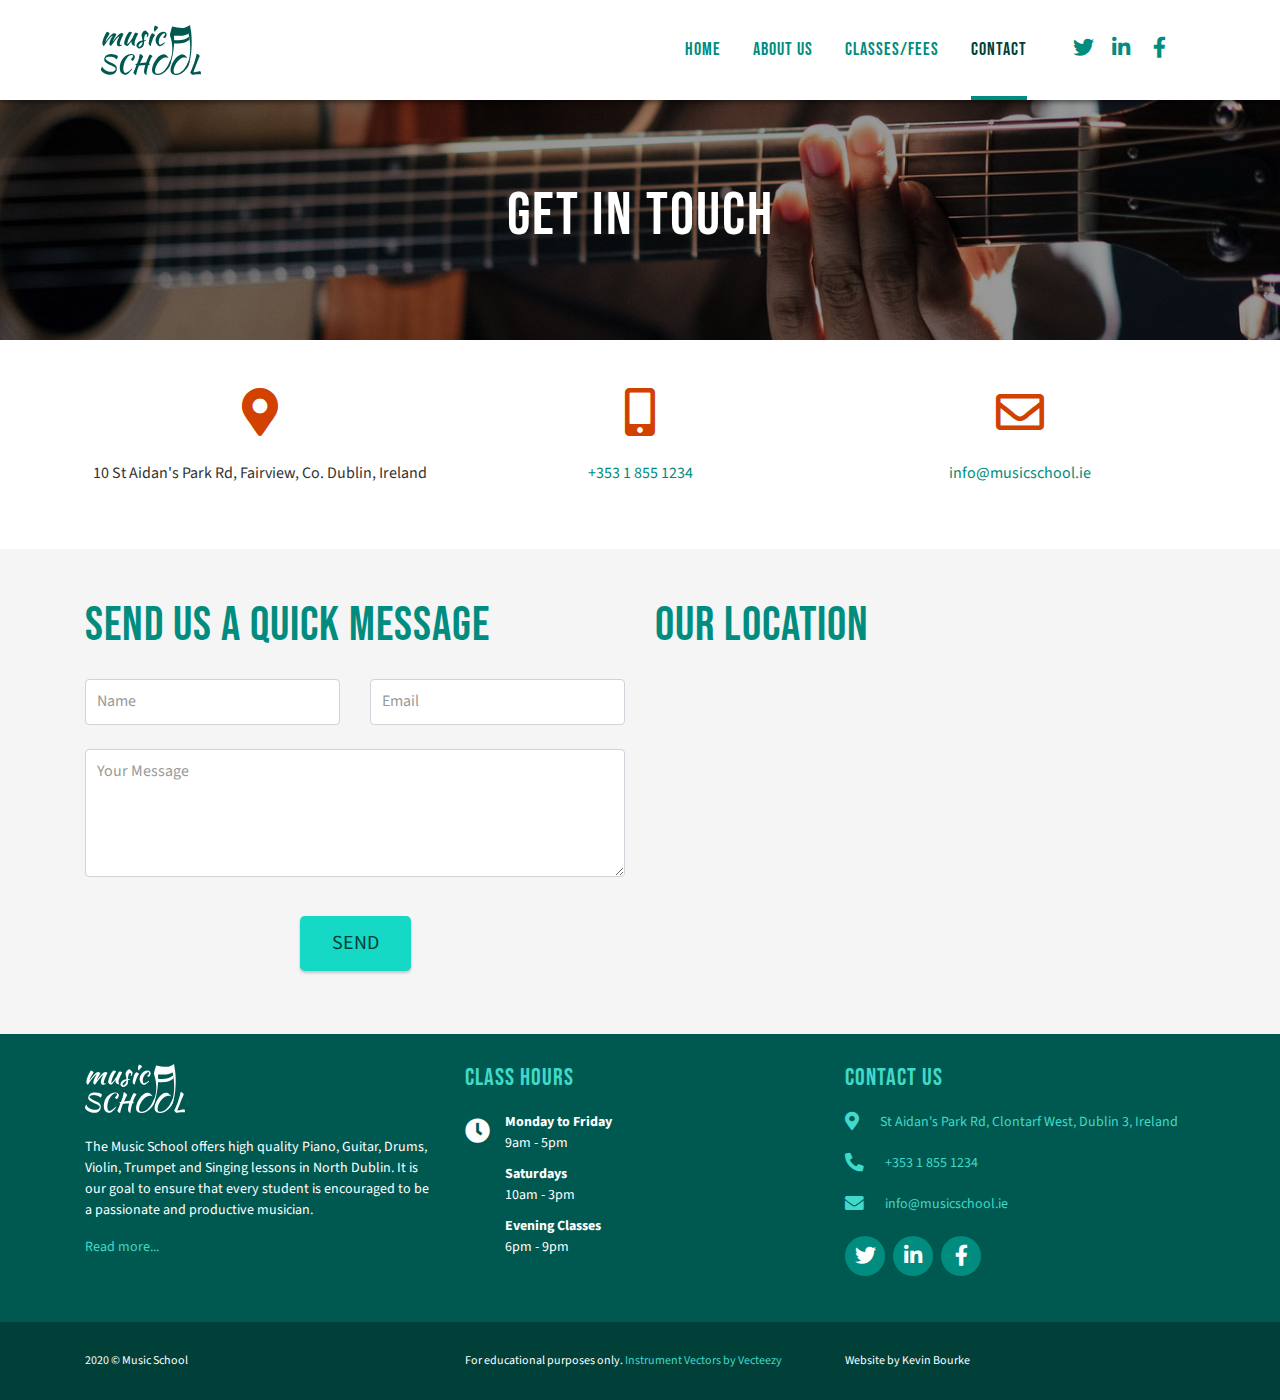
<file: contact.html>
<!DOCTYPE html>
<html lang="en">

<head>
    <meta charset="utf-8">
    <meta name="viewport" content="width=device-width, initial-scale=1, shrink-to-fit=no">
    <meta name="description" content="">
    <meta name="author" content="">
    <!-- Favicons and theme-color -->
    <link rel="apple-touch-icon" sizes="180x180" href="assets/images/favicons/apple-touch-icon.png">
    <link rel="icon" type="image/png" sizes="32x32" href="assets/images/favicons/favicon-32x32.png">
    <link rel="icon" type="image/png" sizes="16x16" href="assets/images/favicons/favicon-16x16.png">
    <link rel="manifest" href="assets/images/favicons/site.webmanifest">
    <link rel="mask-icon" href="assets/images/favicons/safari-pinned-tab.svg" color="#008c7e">
    <link rel="shortcut icon" href="assets/images/favicons/favicon.ico">
    <meta name="msapplication-TileColor" content="#008c7e">
    <meta name="theme-color" content="#008c7e">
    <title>Contact Us - Music School - Milestone 1 by Kevin Bourke</title>
    
    <!--Template based on URL below-->
    <link rel="canonical" href="https://getbootstrap.com/docs/4.3/examples/starter-template/">

    <!-- Bootstrap core CSS -->
    <link rel="stylesheet" href="https://stackpath.bootstrapcdn.com/bootstrap/4.3.1/css/bootstrap.min.css" integrity="sha384-ggOyR0iXCbMQv3Xipma34MD+dH/1fQ784/j6cY/iJTQUOhcWr7x9JvoRxT2MZw1T" crossorigin="anonymous">
    <!-- other CSS-->
    <link rel="stylesheet" href="https://cdnjs.cloudflare.com/ajax/libs/font-awesome/5.11.2/css/all.css">
    <link href="https://fonts.googleapis.com/css?family=Bebas+Neue%7CSource+Sans+Pro:400,400i,700&display=swap" rel="stylesheet">
    <!-- Place your stylesheet here-->
    <link href="assets/css/style.css" rel="stylesheet" type="text/css">
    
</head>

<body>
    <a href="#maincontent" class="screen-reader-link sr-only">Skip to main content</a>
    <header class="full-width-header fixed-top">
        <div class="container">
            <nav class="navbar navbar-expand-md navbar-light bg-white">
                <a class="navbar-brand" href="index.html"><img src="assets/images/music-school-logo-dark-green.svg" alt="Music School logo" class="logo"></a>
                <button class="navbar-toggler collapsed" type="button" data-toggle="collapse" data-target="#navbars" aria-controls="navbars" aria-expanded="false" aria-label="Toggle navigation">
                    <span class="navbar-toggler-icon"></span>
                </button>

                <div class="collapse navbar-collapse" id="navbars">
                    <ul class="navbar-nav ml-auto">
                        <li class="nav-item dropdown home">
                            <a class="nav-link d-inline-block" href="index.html">Home</a>
                            <!-- arrow link after home -->
                            <a class="dropdown-toggle d-inline-block d-md-none" href="index.html" id="navbarDropdown" role="button" data-toggle="dropdown" aria-haspopup="true" aria-expanded="false"><span class="sr-only">Jump to section</span></a>
                            <!-- sub menu -->
                            <ul class="dropdown-menu sub-menu d-md-none" aria-labelledby="navbarDropdown">
                                <li class="sub-menu-title">Jump to section</li>
                                <li class="sub-menu-item">
                                    <a class="sub-nav-link" href="index.html#popular">Popular Classes</a>
                                </li>
                                <li class="sub-menu-item">
                                    <a class="sub-nav-link" href="index.html#benefits">The Benefits of Music</a>
                                </li>
                                <li class="sub-menu-item">
                                    <a class="sub-nav-link" href="index.html#testimonials">Testimonials</a>
                                </li>
                            </ul>
                        </li>
                        <li class="nav-item">
                            <a class="nav-link" href="about.html">About Us</a>
                        </li>
                        <li class="nav-item">
                            <a class="nav-link" href="classes.html">Classes/Fees</a>
                        </li>
                        <li class="nav-item active">
                            <a class="nav-link" href="contact.html">Contact<span class="sr-only">(current)</span></a>
                        </li>
                        <li class="nav-item">
                            <ul class="social-icons-list">
                                <li>
                                    <a target="_blank" href="https://twitter.com/">
                                        <i class="fab fa-twitter fa-sm" aria-hidden="true"></i>
                                        <span class="sr-only">Twitter</span>
                                    </a>
                                </li>
                                <li>
                                    <a target="_blank" href="https://www.linkedin.com/">
                                        <i class="fab fa-linkedin-in fa-sm" aria-hidden="true"></i>
                                        <span class="sr-only">LinkedIn</span>
                                    </a>
                                </li>
                                <li>
                                    <a target="_blank" href="https://www.facebook.com/">
                                        <i class="fab fa-facebook-f fa-sm" aria-hidden="true"></i>
                                        <span class="sr-only">Facebook</span>
                                    </a>
                                </li>
                            </ul>
                        </li>
                    </ul>
                </div>
            </nav>
        </div>
    </header>
    
    <main id="maincontent">
        <div class="title-panel title-panel--contact">
            <div class="container">
                <h1 class="page-title">Get in Touch</h1>
            </div>
        </div>
        <div class="container">
            <div class="row text-center">
                <div class="col-md-4 py-4 py-md-5 contact-card">
                    <div class="contact-card--icon">
                        <i class="fas fa-map-marker-alt fa-3x" aria-hidden="true"></i>
                        <span class="sr-only">Location</span>
                    </div>
                    <div class="contact-card--details mt-4">
                        <p>10 St Aidan's Park Rd, Fairview, Co. Dublin, Ireland
                        </p>
                    </div>
                </div>
                <div class="col-md-4 py-4 py-md-5 contact-card">
                    <div class="contact-card--icon">
                        <i class="fas fa-mobile-alt fa-3x" aria-hidden="true"></i>
                        <span class="sr-only">Phone</span>
                    </div>
                    <div class="contact-card--details mt-4">
                        <p><a href="tel:0035318551234">+353 1 855 1234</a>
                        </p>
                    </div>
                </div>
                <div class="col-md-4 py-4 py-md-5 contact-card">
                    <div class="contact-card--icon">
                        <i class="far fa-envelope fa-3x"></i>
                        <span class="sr-only">Email</span>
                    </div>
                    <div class="contact-card--details mt-4">
                        <p><a href="mailto:info@musicschool.ie">info@musicschool.ie</a>
                        </p>
                    </div>
                </div>
            </div>
        </div>
        <!-- form and map -->
        <div class="row-outer-container bg-light-grey">
            <div class="container">
                <div class="row">
                    <div class="col-md-6 pt-5 pb-5">
                        <h2 class="content-heading mb-4">Send us a quick message</h2>
                            <form id="contact">
                                <div class="row">
                                    <div class="col-12 col-sm-6">
                                        <div class="form-group">
                                            <input type="text" name="name" id="fullname" class="form-control" required />
                                            <label class="form-control-placeholder" for="fullname">Name</label>
                                        </div>
                                    </div>
                                    <div class="col-12 col-sm-6">
                                        <div class="form-group">
                                            <input type="email" name="email" id="email" class="form-control" required />
                                            <label class="form-control-placeholder" for="email">Email</label>
                                        </div>
                                    </div>
                                </div>
                                <div class="row">
                                    <div class="col">
                                        <div class="form-group">
                                            <textarea name="message" id="message" class="form-control" required></textarea>
                                            <label class="form-control-placeholder" for="message">Your Message</label>
                                        </div>
                                    </div>
                                </div>
                                <div class="row">
                                    <div class="col text-center">
                                        <!-- Button trigger modal -->
                                        <button type="button" class="btn btn-secondary btn-lg" data-toggle="modal" data-target="#contactModal">Send</button>
                                    </div>
                                </div>
                            </form>
                    </div>
                    <div class="col-md-6 pt-5 pb-5">
                        <h2 class="content-heading mb-4">Our Location</h2>
                        <iframe class="location-map" src="https://www.google.com/maps/embed?pb=!1m18!1m12!1m3!1d4761.580907470116!2d-6.234520365089151!3d53.36490499874892!2m3!1f0!2f0!3f0!3m2!1i1024!2i768!4f13.1!3m3!1m2!1s0x0%3A0x0!2zNTPCsDIxJzUzLjciTiA2wrAxMyc0OC41Ilc!5e0!3m2!1sen!2sie!4v1580573928753!5m2!1sen!2sie" width="510" height="300" allowfullscreen=""></iframe>
                    </div>
                </div>
            </div>
        </div><!-- /.row-outer -->
    </main><!-- /.maincontent -->
    <footer class="full-width-footer">
        <div class="container">
            <div class="row">
                <div class="col-sm">
                    <div class="logo-footer mb-4">
                        <img src="assets/images/music-school-logo-white.svg" alt="Music School logo" class="logo">
                    </div>
                    <div class="footer-text">
                        <p>The Music School offers high quality Piano, Guitar, Drums, Violin, Trumpet and Singing lessons in North Dublin. It is our goal to ensure that every student is encouraged to be a passionate and productive musician.</p>
                        <p><a href="about.html#about-school">Read more...</a></p>
                    </div>
                </div>
                <div class="col-sm opening-hours pt-4 pt-sm-0">
                    <h4 class="widget-heading text-center text-sm-left">Class Hours</h4>
                    <ul class="oh-list">
                        <li class="oh-list-item">
                            <strong>Monday to Friday</strong><br>
                            9am - 5pm
                        </li>
                        <li class="oh-list-item">
                            <strong>Saturdays</strong><br>
                            10am - 3pm
                        </li>
                        <li class="oh-list-item">
                            <strong>Evening Classes</strong><br>
                            6pm - 9pm
                        </li>
                    </ul>
                </div>
                <div class="col-sm pt-4 pt-sm-0">
                    <h4 class="widget-heading text-center text-sm-left">Contact Us</h4>
                    <ul class="contact-icons-list">
                        <li class="contact-list-item">
                            <a href="https://goo.gl/maps/59VPLiMFGJ8kMzbK6" target="_blank"><i class="fas fa-map-marker-alt fa-lg"></i>St Aidan's Park Rd, Clontarf West, Dublin 3, Ireland</a>
                        </li>
                        <li class="contact-list-item">
                            <a href="tel:0035318551234"><i class="fas fa-phone-alt fa-lg"></i>+353 1 855 1234</a>
                        </li>
                        <li class="contact-list-item">
                            <a href="mailto:info@musicschool.ie"><i class="fas fa-envelope fa-lg"></i>info@musicschool.ie</a>
                        </li>
                    </ul>
                    <ul class="social-icons-list">
                        <li>
                            <a target="_blank" href="https://twitter.com/">
                                <i class="fab fa-twitter fa-sm" aria-hidden="true"></i>
                                <span class="sr-only">Twitter</span>
                            </a>
                        </li>
                        <li>
                            <a target="_blank" href="https://www.linkedin.com/">
                                <i class="fab fa-linkedin-in fa-sm" aria-hidden="true"></i>
                                <span class="sr-only">LinkedIn</span>
                            </a>
                        </li>
                        <li>
                            <a target="_blank" href="https://www.facebook.com/">
                                <i class="fab fa-facebook-f fa-sm" aria-hidden="true"></i>
                                <span class="sr-only">Facebook</span>
                            </a>
                        </li>
                    </ul>
                </div>
            </div>
        </div>
        <div class="full-width-copyright">
            <div class="container">
                <div class="row">
                    <div class="col-sm-4">
                        2020 &copy; Music School
                    </div>
                    <div class="col-sm-4">
                        For educational purposes only. 
                        <a href="https://www.vecteezy.com/free-vector/flowers">Instrument Vectors by Vecteezy</a>
                    </div>
                    <div class="col-sm-4">
                        Website by Kevin Bourke
                    </div>
                </div>
            </div>
        </div>
    </footer>

    <!-- Modal -->
    <div class="modal fade" id="contactModal" tabindex="-1" role="dialog" aria-labelledby="contactmodal" aria-hidden="true">
        <div class="modal-dialog modal-dialog-centered" role="document">
            <div class="modal-content">
                <div class="modal-header">
                    <h5 class="modal-title content-heading" id="contactmodal">Thank you for testing my contact form</h5>
                    <button type="button" class="close" data-dismiss="modal" aria-label="Close">
                        <span aria-hidden="true">&times;</span>
                    </button>
                </div>
                <div class="modal-body">
                    <p>This form is not yet functional, and does not collect any personal information.</p>
                </div>
                <div class="modal-footer">
                    <button type="button" class="btn btn-secondary" data-dismiss="modal">Close</button>
                </div>
            </div>
        </div>
    </div>
    <!-- Bootstrap core JavaScript
    ================================================== -->
    <!-- Placed at the end of the document so the pages load faster -->
    <script src="https://code.jquery.com/jquery-3.3.1.slim.min.js" integrity="sha384-q8i/X+965DzO0rT7abK41JStQIAqVgRVzpbzo5smXKp4YfRvH+8abtTE1Pi6jizo" crossorigin="anonymous"></script>
    <script src="https://cdnjs.cloudflare.com/ajax/libs/popper.js/1.14.7/umd/popper.min.js" integrity="sha384-UO2eT0CpHqdSJQ6hJty5KVphtPhzWj9WO1clHTMGa3JDZwrnQq4sF86dIHNDz0W1" crossorigin="anonymous"></script>
    <script src="https://stackpath.bootstrapcdn.com/bootstrap/4.3.1/js/bootstrap.min.js" integrity="sha384-JjSmVgyd0p3pXB1rRibZUAYoIIy6OrQ6VrjIEaFf/nJGzIxFDsf4x0xIM+B07jRM" crossorigin="anonymous"></script>

</body>
</html>
</file>
<file: assets/css/style.css>
/* prefixed by https://autoprefixer.github.io (PostCSS: v7.0.26, autoprefixer: v9.7.3) */
/* -------------------- Set Defaults --------*/
html {
  scroll-behavior: smooth;
}
body {
    font-family: 'Source Sans Pro', sans-serif;
    color: #333;
}
.screen-reader-link:focus {
    clip: auto !important;
    height: auto;
    width: auto;
    display: block;
    font-weight: bold;
    padding: 15px 25px 15px;
    color: #333;
    background: #fff;
    z-index: 100000;
    text-decoration: none;
    -webkit-box-shadow: 0 0 2px 2px rgba(0,0,0,.5);
            box-shadow: 0 0 2px 2px rgba(0,0,0,.5);
}
/* Headings */
h1, h2, h3, h4, h5, h6 {
    font-family: 'Bebas Neue', cursive;
    letter-spacing: 1px;
}
img {
	max-width: 100%;
	height: auto;
}
a {
    color: #008c7e;
}
a:hover {
    color: #41d9c9;
    text-decoration: none;
}

/* -------------------- END Defaults --------*/
/* -------------------- HEADER -------------*/
.full-width-header {
    background-color: #fff;
    -webkit-box-shadow: rgba(0, 0, 0, .5) 0 2px 5px 0px;
            box-shadow: rgba(0, 0, 0, .5) 0 2px 5px 0px;
}
/* NAV BAR adjustments to bootstrap navbar */
.navbar {
    padding: 0 1rem;
}
.navbar-dark .navbar-toggler,
.navbar-light .navbar-toggler{
    border: none;
}
.navbar-nav {
    text-align: center;
}
.navbar-nav .nav-item:last-of-type {
    margin-bottom: 15px;
    border-bottom: none;
}
.navbar-nav .nav-item {
    border-bottom: 1px solid rgba(191, 61, 0, 0.45);
}
.navbar-nav .nav-item .nav-link {
    color: #008C7E;
    font-family: 'Bebas Neue', cursive;
    font-size: 18px;
    text-transform: uppercase;
    letter-spacing: 1px;
    height: 60px;
    line-height: 60px;
    padding-bottom: 0;
    padding-top: 0;
}
.navbar-nav .home .nav-link {
    border: none;
    height: 60px;
}
.navbar-light .navbar-nav .active>.nav-link,
.navbar-light .navbar-nav .nav-link.active,
.navbar-light .navbar-nav .nav-link:hover {
    color: #004039;
}
.nav-item .nav-link:after {
    background-color: #008C7E;
    display: block;
    content: '';
    height: 0;
    margin-top: -4px;
    opacity: 0;
    -webkit-transition:all 0.3s ease-in-out;
    -o-transition:all 0.3s ease-in-out;
    transition:all 0.3s ease-in-out;
}
.nav-item.active .nav-link:after,
.nav-item:hover .nav-link:after {
    height: 4px;
    opacity: 1;
}
/* Hide home indicator on mobile*/
.nav-item.home.active .nav-link:after,
.nav-item.home:hover .nav-link:after {
    height: 0;
    opacity: 0;
}
/* change how border indicator works on home page when active */
.nav-item.home.active {
    border-bottom: solid 4px #008C7E;
}
/* Show home indicator after sub-menu */
.nav-item.active .sub-menu:after {
    height: 4px;
    opacity: 1;
}
.navbar-light .nav-item.active,
.navbar-light .nav-link:focus {
    background: rgba(0,0,0,0.1);
    border-bottom-color: transparent;
}
/* -- Change BS dropdown caret 
credit to this method on StackOverflow - https://stackoverflow.com/questions/54396053/how-to-replace-bootstrap-dropdown-toggle-icon-with-another-default-icon -- */
.dropdown-toggle {
    padding: 10px;
}
a.dropdown-toggle {
    color: #008c7e;
    margin-left: 10px;
    width: 35px;
}
.dropdown-toggle::after {
  display: inline-block;
  width: .6em;
  height: .6em;
  margin: -.5em 0 0 0;
  vertical-align: middle;
  content: "";
  border: .4em solid;
  border-width: 0 2px 2px 0;
  transform: rotateZ(45deg);
    -webkit-transition: all .2s ease-in-out;
         -o-transition: all .2s ease-in-out;
            transition: all .2s ease-in-out;
}
.dropdown.show .dropdown-toggle::after {
    transform: rotateZ(-135deg);
}
/* --- Sub Menu ---*/
.sub-menu {
    background-color: transparent;
    border-bottom: 1px solid rgba(191, 61, 0, 0.45);
    list-style: none;
    padding: 0;
    text-align: center;
}
.sub-menu-title {
    padding: 6px 0 6px;
    font-size: .8rem;
    text-transform: uppercase;
}
.sub-menu-item {
    padding: 5px 0 10px;
    border-top: 1px dashed #999;
    font-size: .9rem;
}
.sub-menu-item a:before {
    content: '\f3be';
    display: block;
    font-family: 'Font Awesome 5 Free';
    font-weight: 900;
    font-size: 11px;
    line-height: 1;
}

/* ------------------- Nav Branding and Logo ---*/
.logo {
    width: 80px;
    height: auto;
}
footer .logo {
    width: 100px;
    height: auto;
}
/* Navbar close X icon */
.navbar-dark .navbar-toggler.collapsed .navbar-toggler-icon,
.navbar-light .navbar-toggler.collapsed .navbar-toggler-icon {
    background-image: url(../images/bs-nav-icon-green.svg);
}
.navbar-dark .navbar-toggler-icon,
.navbar-light .navbar-toggler-icon {
    background-image: url(../images/bs-nav-icon-green-open.svg);
}
.navbar-light .navbar-toggler.collapsed .navbar-toggler-icon {
    stroke: #005950;
}
#maincontent {
    margin-top: 50px;
}
/* --------------------------------- Carousel ---*/
h1.carousel-title {
    font-size: 35px;
}
/* Center the captions vertically */
.carousel-caption {
    bottom: 50%;
    -webkit-transform: translateY(50%);
        -ms-transform: translateY(50%);
            transform: translateY(50%);
}
.carousel-caption .blockquote .fa {
    opacity: 0.3;
}
.carousel-caption .blockquote-footer {
    color: #15d8c5;
    text-transform: uppercase;
}
.carousel-indicators li {
    margin-left: 10px;
    margin-right: 10px;
}
/*  TESTIMONIAL CAROUSEL */
#carouselTestimonials {
    margin-bottom: 50px;
}
#carouselTestimonials .carousel-indicators {
    bottom: -55px;
}
/* Page Title Panel */
.title-panel {
    background: url(../images/acoustic-guitar-title-panel-1920x250.jpg) center center;
    background-size: cover;
    padding: 40px 0;
    position: relative;
}
.title-panel--about {
    background: url(../images/piano-title-panel-1920x250.jpg) center center;
}
.title-panel--classes {
    background: url(../images/drums-title-panel-1920x250.jpg) center center;
}
.slide--home:before,
.title-panel:before {
    content: "";
    background-color: rgba(0,0,0,0.4);
    width: 100%;
    height: 100%;
    position: absolute;
    left: 0;
    top: 0;
    z-index: 1;
}
.title-panel > .container {
    position: relative;
    z-index: 2;
}
/* Content Headings */
h1.page-title {
    color: #fff;
    font-size: 50px;
    letter-spacing: 2px;
    text-align: center;
}
.content-heading,
.teachers-card .card-title {
    color: #008C7E;
}
/* --------------------------------- Colours */
/* this important is required to overwrite bootstrap's important */
.text-secondary {
    color: #d14200!important;
}
.text-dark {
    color: #3d5671!important;
}
.bg-light-grey {
    background: #f5f5f5;
}
.lead {
    color:#005950;
    font-weight: 700;
}
.lead--larger {
    font-size: 1.5rem;
}
.text-shadow-primary {
    text-shadow: rgba(0,0,0,0.2) 3px 3px;
}
/* Row Background images */
.row-outer-container.bg-img {
    background-repeat: no-repeat;
    background-size: cover;
    position: relative;
}
.row-outer-container.bg-img:before {
    content: "";
    background-color: rgba(0,0,0,0.6);
    width: 100%;
    height: 100%;
    position: absolute;
    left: 0;
    top: 0;
}
.row-outer-container.testimonials {
    background-image: url(../images/violin-background-1920.jpg);
}
/* Image styling */
.two-corner-border {
    -webkit-box-shadow: 35px 35px 0px -20px #f5f5f5, -35px -35px 0px -20px #f5f5f5, 0 0 0 10px #41d9c9;
            box-shadow: 35px 35px 0px -20px #f5f5f5, -35px -35px 0px -20px #f5f5f5, 0 0 0 10px #41d9c9;
}
.two-corner-border-on-white {
    -webkit-box-shadow: 35px 35px 0px -20px #fff, -35px -35px 0px -20px #fff, 0 0 0 10px #41d9c9;
            box-shadow: 35px 35px 0px -20px #fff, -35px -35px 0px -20px #fff, 0 0 0 10px #41d9c9;
}
/* Cards */
.card-body {
    background-color: #f4f4f4;
}
.teachers-card .card-body,
.slide--testimonial .card-body {
    background: transparent;
}
.teachers-card .card-title,
.card-subtitle {
    font-family: 'Source Sans Pro', sans-serif;
    font-weight: 700;
    letter-spacing: normal;
}
.card-subtitle {
    color:#d14200;
    font-size: 1.1rem;
    margin-bottom: 10px;
}
.teachers-card .card-text {
    font-size: .85rem;
}
/* Teachers Card image - The width of the image is 70% of its container, then to move it up so it sticks exactly half out of the container, the negative margin must be -35% as this is half of 70%. The percentage (even top and bottom margin) is calculated with respect to the width of the generated box’s containing block. This is better than pixels as works on all screen sizes. */
.teachers-card .img-wrap {
    background-color: #fff;
    width: 70%;
    margin-left: auto;
    margin-right: auto;
    margin-top: -35%;
}
/* counters the negative top margin on img-wrap */
.teachers-card {
    margin-top: 35%;
    background: #f4f4f4;
}
/* Fix for internet Explorer */
.card .img-wrap {
    height: 100%;
}
/* Rounded image */
.circle {
    border-radius: 50%;
    padding: 10px;
}
.circle-border {
    border-radius: 50%;
    border:1px solid #d14200;
}
/* Slide Card Testimonials */
#carouselTestimonials .carousel-item {
    padding-left: 10px;
    padding-right: 10px;
}
.testimonial-card {
    background-color: transparent;
    border:none;
}
.testimonial-card .card-title {
    color: #d14200;
    font-size: 2.5rem;
}
.testimonial-card .fas,
.testimonial-card .card-subtitle {
    color: #16D9C5;
}
.testimonial-card .card-subtitle {
    font-size: 1.25rem;
}
/* --- Classes Card --- */
.classes-icon {
    color:#005950;
}

/* --- Stat Numbers --- */
.stat-number {
    font-size: 6rem;
    font-weight: 900;
}
.stat-sub-header {
    font-size: 2rem;
    font-weight: 700;
}

/*--------------------------------- Buttons ----*/
.btn {
    border: none;
    text-transform: uppercase;
    margin-top: 15px;
    -webkit-box-shadow: 0px 2px 3px 0px rgba(0,0,0,0.2);
            box-shadow: 0px 2px 3px 0px rgba(0,0,0,0.2);
    -webkit-transform: scale(1);
        -ms-transform: scale(1);
            transform: scale(1);
    -webkit-transition: all .2s ease-in-out;
         -o-transition: all .2s ease-in-out;
            transition: all .2s ease-in-out;
}
.btn:hover {
    -webkit-transform: scale(1.03);
        -ms-transform: scale(1.03);
            transform: scale(1.03);
}
.btn-primary {
    color: #fff;
    background-color: #d14200;
}
.btn-primary:hover {
    background: #16D9C5;
    color: #004039;
}
.btn-primary.focus, .btn-primary:focus {
    -webkit-box-shadow: 0 0 0 0.2rem rgba(22,217,197,.25);
            box-shadow: 0 0 0 0.2rem rgba(22,217,197,.25);
}
.btn-primary:not(:disabled):not(.disabled):active {
    color: #fff;
    background-color: #008C7E;
    border-color: #008C7E;
}
.btn-secondary {
    background: #16D9C5;
    color: #004039;
}
.btn-secondary:hover {
    color: #fff;
    background-color: #d14200;
}
.btn-white {
    background: #fff;
    color: #008C7E;
}
.btn-white:hover {
    color: #fff;
    background-color: #d14200;
}
.btn-lg {
    padding: .8rem 2rem;
}
/* -- Special Offer Overlay -- */
.bg-light-green {
    background-color: #41D9C9;
}
.card-shadow-2 {
    -webkit-box-shadow: 2px 2px 4px 0px rgba(0,0,0,0.3);
            box-shadow: 2px 2px 4px 0px rgba(0,0,0,0.3);
}
.card-shadow-5 {
    -webkit-box-shadow: 5px 5px 5px 0px rgba(0,0,0,0.1);
            box-shadow: 5px 5px 5px 0px rgba(0,0,0,0.1);
}
/* -------------------- Music Classes ----------*/
.class-item {
    background-color: #fff;
    -webkit-box-align: center;
        -ms-flex-align: center;
            align-items: center;
    padding: 10px;
    -webkit-transition: all .2s ease-in-out;
         -o-transition: all .2s ease-in-out;
            transition: all .2s ease-in-out;
}
.class-item:hover {
    -webkit-box-shadow: 0px 2px 3px 0px rgba(0,0,0,0.2);
            box-shadow: 0px 2px 3px 0px rgba(0,0,0,0.2);
    -webkit-transform: scale(1.01);
        -ms-transform: scale(1.01);
            transform: scale(1.01);
}
.class-item p {
    margin-bottom: 0;
}
.class-item .day {
    font-size: 60px;
    font-weight: 700;
    vertical-align: middle;
}
.class-item .month {
    font-weight: 700;
    vertical-align: middle;
    margin-left: 10px;
}
.class-item .btn:hover {
    -webkit-transform: scale(1);
        -ms-transform: scale(1);
            transform: scale(1);
}
.class-icon img {
    width: 100px;
    max-height: 90px;
}
.next-term {
    font-size: 14px;
    color:#666;
}
.class-title {
    font-size: 40px;
}
/* -------------------- Contact ----------*/
.contact-card--icon {
    color: #d14200;
}
iframe.location-map {
    width: 100%;
    border: none;
}
/* -------------------- Forms ----------*/
/* to allow label to be absolutely positioned */
.form-group {
    position: relative;
    margin-bottom: 1.5rem;
}
.form-control {
    height: calc(2em + .75rem + 2px);
    padding: 1.2rem .75rem .35rem;
}
.form-control-placeholder {
    background:#fff;
    position: absolute;
    top: 10px;
    left: 12px;
    padding: 0;
    -webkit-transition: all 200ms;
    -o-transition: all 200ms;
    transition: all 200ms;
    opacity: 0.5;
}
.form-control:focus {
    border-color: #16D9C5;
    -webkit-box-shadow: 0 0 0 0.1rem rgba(22, 217, 197, .25);
            box-shadow: 0 0 0 0.1rem rgba(22, 217, 197, .25);
}
.form-control:focus + .form-control-placeholder,
.form-control:valid + .form-control-placeholder {
    font-size: 76%;
    -webkit-transform: translate3d(0, -50%, 0);
            transform: translate3d(0, -50%, 0);
    opacity: 1;
}

.legend {
    font-size: 16px;
}
textarea#message {
    height: 8rem;
}

/* --- Divider --- */
.divider-b {
    border-bottom: 5px solid;
    -o-border-image: -o-linear-gradient(left, transparent 0%, #3d5671 50%, transparent 100%);
       border-image: -webkit-gradient(linear, left top, right top, from(transparent), color-stop(50%, #3d5671), to(transparent));
       border-image: linear-gradient(to right, transparent 0%, #3d5671 50%, transparent 100%);
    border-image-slice: 1;
    border-width: 1px;
}

/* -------------------- Footer -----------*/
.full-width-footer {
    background: #005950;
    color: #fff;
    font-size: 14px;
}
.full-width-footer .widget-heading,
.full-width-footer a {
    color: #41D9C9;
}
.full-width-footer a:hover {
    color: #fff;
}
.full-width-footer > .container {
    padding: 30px 15px;
}
.full-width-copyright {
    padding: 30px 0;
    background: #004039;
    color: #fff;
    font-size: 12px;
}
.opening-hours .oh-list {
    list-style: none;
    padding: 0 0 0 40px;
    position: relative;
    margin-top: 20px
}
.opening-hours .oh-list:before {
    content: '\f017';
    display: block;
    font-family: 'Font Awesome 5 Free';
    font-weight: 900;
    position: absolute;
    left: 0;
    font-size: 25px;
}
.oh-list-item {
    margin-top: 10px;
}
/* -------------------------------- Icons ------- */
.note-icon {
    width: 34px;
}
/* FA Icons */
.opening-hours .fas {
    float: left;
}
.contact-icons-list,
.social-icons-list {
    list-style: none;
    padding: 0;
}
.contact-list-item  {
    margin: 20px 0 0;
    padding: 0;
}
.contact-icons-list .fas {
    margin: 0 1.15em 0 0;/* keep margin relative to font-size */
}
/* Social icons */
.social-icons-list li {
    display: inline-block;
    font-size: 18px;
    margin: 5px 5px 0 0;
}
.navbar-nav .social-icons-list li {
    margin: 5px 15px 0 15px;
}
.social-icons-list li a {
    color: #fff;
    background: #008C7E;
    display: inline-block;
    width: 40px;
    height: 40px;
    border-radius: 50%;
    text-align: center;
    line-height: 40px;
    font-size: 24px;
    -webkit-transition: all .3s ease;
    -o-transition: all .3s ease;
    transition: all .3s ease;
}
.social-icons-list li a:hover {
    background-color: #41d9c9;
}
.navbar-nav .social-icons-list li a {
    color: #008C7E;
    background-color: transparent;
    width: 30px;
    height: 40px;
    line-height: 40px;
}
.navbar-nav .social-icons-list li a:hover {
    color: #004039;
}
.teachers-card .social-icons-list li a {
    background-color: #d14200;
    width: 32px;
    height: 32px;
    line-height: 30px;
}
.teachers-card .social-icons-list li a:hover {
    background-color: #005950;
}
.teachers-card .social-icons-list li {
    margin: 5px 5px ;
}


/* ---------------------------------- MEDIA SIZES --------------------*/
@media screen and (min-width: 768px) {
    /* -------------------- Set Defaults --------*/
    /* Headings */
    h1.page-title {
        font-size: 60px;
    }
    /*h2.content-heading,*/
    h2 {
        font-size: 3rem;
    }
    
    /* Nav Branding and Logo */
    .navbar-expand-md .navbar-nav .nav-link {
        padding-right: 1rem;
        padding-left: 1rem;
    }
    .logo {
        width: 100px;
        height: auto;
    }
    .navbar-light .nav-item.active,
    .navbar-light .nav-link:focus {
        background: transparent;
    }
    .navbar-nav .nav-item .nav-link {
        border-bottom: none;
        height: 100px;
        line-height: 100px;
    }
    /* hide mobile border indicator homepage */
    .nav-item.home.active,
    .navbar-nav .nav-item {
        border-bottom: none;
    }
    /* Show home indicator on tablet up */
    .nav-item:first-of-type.active .nav-link:after,
    .nav-item:first-of-type:hover .nav-link:after {
        height: 4px;
        opacity: 1;
    }
    /* Carousel */
    #maincontent {
        margin-top: 100px;
    }
    h1.carousel-title {
        font-size: 2.5rem;
    }
    /* Testimonial carousel */
    #carouselTestimonials {
        margin-bottom: 0;
    }
    #carouselTestimonials .carousel-inner {
        width: 75%;
        margin-left: auto;
        margin-right: auto;
    }
    /* Page title */
    .title-panel {
        padding: 80px 0;
    }
    /* nav social icons */
    .navbar-nav .social-icons-list {
        margin-left: 25px;
        bottom: 50%;
        -webkit-transform: translateY(50%);
            -ms-transform: translateY(50%);
                transform: translateY(50%);
    }
    .navbar-nav .social-icons-list li {
        margin: 5px 5px 0 0;
    }
    .navbar-nav .nav-item:last-of-type {
        margin-bottom: 0;
    } 
}
@media screen and (min-width: 992px) {
    /* -- Special Offer Overlay -- */
    .spec-offer-overlay {
        background-image: url(../images/musical-notes-corner.png);
        background-repeat: no-repeat;
        background-size: 300px 225px;
        margin-top: -65px;
        z-index: 3;
    }
    /* Fix background only on desktop */
    .bg-fixed {
        background-attachment: fixed;
    }
}

/* Media queries large desktop */
@media screen and (min-width: 1200px) {
    /* Carousel */
    h1.carousel-title {
        font-size: 4rem;
    }
    /* make bs display-3 larger */
    .display-3 {
        font-size: 6rem;
    }
}
/* Media queries for XXL size */
@media (min-width: 1440px) {
    /* create largest padding options for xxl screen size, bootstrap format */
    .p-xxl-5 {
        padding: 3rem !important;
    }
    .pt-xxl-5,
    .py-xxl-5 {
        padding-top: 3rem !important;
    }
    .pr-xxl-5,
    .px-xxl-5 {
        padding-right: 3rem !important;
    }
    .pb-xxl-5,
    .py-xxl-5 {
        padding-bottom: 3rem !important;
    }
    .pl-xxl-5,
    .px-xxl-5 {
        padding-left: 3rem !important;
    }
}
</file>
